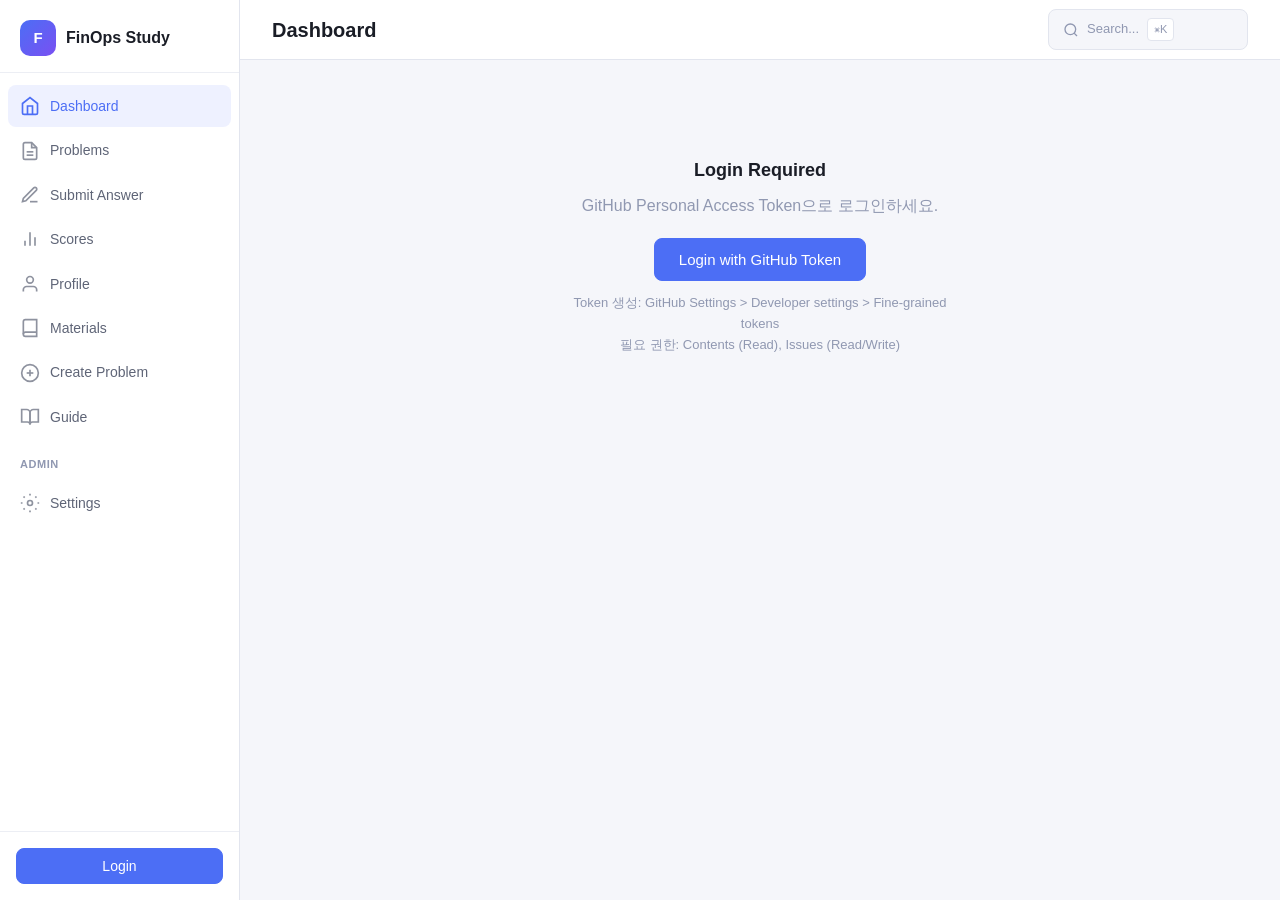
<file: platform/frontend/index.html>
<!DOCTYPE html>
<html lang="ko">
<head>
  <meta charset="UTF-8">
  <meta name="viewport" content="width=device-width, initial-scale=1.0">
  <title>FinOps Study</title>
  <link rel="stylesheet" href="css/style.css">
</head>
<body>
  <div class="layout">
    <!-- Sidebar -->
    <aside class="sidebar">
      <div class="sidebar-brand">
        <div class="brand-icon">F</div>
        <span class="brand-text">FinOps Study</span>
      </div>
      <nav class="sidebar-nav">
        <a href="index.html" class="sidebar-link active">
          <svg viewBox="0 0 24 24" fill="none" stroke="currentColor" stroke-width="2"><path d="M3 9l9-7 9 7v11a2 2 0 0 1-2 2H5a2 2 0 0 1-2-2z"/><polyline points="9 22 9 12 15 12 15 22"/></svg>
          Dashboard
        </a>
        <a href="problems.html" class="sidebar-link">
          <svg viewBox="0 0 24 24" fill="none" stroke="currentColor" stroke-width="2"><path d="M14 2H6a2 2 0 0 0-2 2v16a2 2 0 0 0 2 2h12a2 2 0 0 0 2-2V8z"/><polyline points="14 2 14 8 20 8"/><line x1="16" y1="13" x2="8" y2="13"/><line x1="16" y1="17" x2="8" y2="17"/></svg>
          Problems
        </a>
        <a href="submit.html" class="sidebar-link">
          <svg viewBox="0 0 24 24" fill="none" stroke="currentColor" stroke-width="2"><path d="M12 20h9"/><path d="M16.5 3.5a2.121 2.121 0 0 1 3 3L7 19l-4 1 1-4L16.5 3.5z"/></svg>
          Submit Answer
        </a>
        <a href="scores.html" class="sidebar-link">
          <svg viewBox="0 0 24 24" fill="none" stroke="currentColor" stroke-width="2"><path d="M18 20V10"/><path d="M12 20V4"/><path d="M6 20v-6"/></svg>
          Scores
        </a>
        <a href="profile.html" class="sidebar-link">
          <svg viewBox="0 0 24 24" fill="none" stroke="currentColor" stroke-width="2"><path d="M20 21v-2a4 4 0 0 0-4-4H8a4 4 0 0 0-4 4v2"/><circle cx="12" cy="7" r="4"/></svg>
          Profile
        </a>
        <a href="materials.html" class="sidebar-link">
          <svg viewBox="0 0 24 24" fill="none" stroke="currentColor" stroke-width="2"><path d="M4 19.5A2.5 2.5 0 0 1 6.5 17H20"/><path d="M6.5 2H20v20H6.5A2.5 2.5 0 0 1 4 19.5v-15A2.5 2.5 0 0 1 6.5 2z"/></svg>
          Materials
        </a>
        <a href="create-problem.html" class="sidebar-link">
          <svg viewBox="0 0 24 24" fill="none" stroke="currentColor" stroke-width="2"><circle cx="12" cy="12" r="10"/><line x1="12" y1="8" x2="12" y2="16"/><line x1="8" y1="12" x2="16" y2="12"/></svg>
          Create Problem
        </a>
        <a href="guide.html" class="sidebar-link">
          <svg viewBox="0 0 24 24" fill="none" stroke="currentColor" stroke-width="2"><path d="M2 3h6a4 4 0 0 1 4 4v14a3 3 0 0 0-3-3H2z"/><path d="M22 3h-6a4 4 0 0 0-4 4v14a3 3 0 0 1 3-3h7z"/></svg>
          Guide
        </a>
        <div class="sidebar-section-label">Admin</div>
        <a href="admin.html" class="sidebar-link">
          <svg viewBox="0 0 24 24" fill="none" stroke="currentColor" stroke-width="2"><circle cx="12" cy="12" r="3"/><path d="M12 1v2M12 21v2M4.22 4.22l1.42 1.42M18.36 18.36l1.42 1.42M1 12h2M21 12h2M4.22 19.78l1.42-1.42M18.36 5.64l1.42-1.42"/></svg>
          Settings
        </a>
      </nav>
      <div class="sidebar-footer" id="auth-area">
        <!-- Filled by JS -->
      </div>
    </aside>

    <!-- Main -->
    <div class="main">
      <header class="topbar">
        <div class="topbar-left">
          <h1>Dashboard</h1>
        </div>
        <div class="topbar-right">
          <div class="search-box">
            <svg width="16" height="16" viewBox="0 0 24 24" fill="none" stroke="currentColor" stroke-width="2"><circle cx="11" cy="11" r="8"/><line x1="21" y1="21" x2="16.65" y2="16.65"/></svg>
            Search...
            <kbd>&#8984;K</kbd>
          </div>
        </div>
      </header>

      <div class="content">
        <div id="dashboard-loading" class="loading">
          <div class="spinner"></div>
          <p>Loading...</p>
        </div>

        <!-- Login Required -->
        <div id="login-prompt" style="display:none;">
          <div class="empty-state">
            <h3>Login Required</h3>
            <p>GitHub Personal Access Token으로 로그인하세요.</p>
            <button onclick="showLoginModal()" class="btn btn-primary btn-lg" style="margin-top:20px;">Login with GitHub Token</button>
            <p style="margin-top:12px; font-size:13px;">
              Token 생성: GitHub Settings &gt; Developer settings &gt; Fine-grained tokens<br>
              필요 권한: Contents (Read), Issues (Read/Write)
            </p>
          </div>
        </div>

        <!-- Dashboard Content -->
        <div id="dashboard-content" style="display:none;">
          <!-- Season Selector -->
          <div class="season-selector" id="season-selector"></div>

          <div class="stats-row" id="stats-row"></div>

          <!-- Info Banner -->
          <div class="info-banner" id="season-banner">
            <svg width="20" height="20" viewBox="0 0 24 24" fill="none" stroke="currentColor" stroke-width="2"><circle cx="12" cy="12" r="10"/><line x1="12" y1="16" x2="12" y2="12"/><line x1="12" y1="8" x2="12.01" y2="8"/></svg>
            <div id="season-banner-text">매주 새로운 FinOps 주제를 함께 학습합니다. <strong>Problems</strong> 페이지에서 주차별 내용을 확인하세요.</div>
          </div>

          <!-- Tabs -->
          <div class="tabs" id="week-tabs">
            <div class="tab active" data-filter="active">
              <svg viewBox="0 0 24 24" fill="none" stroke="currentColor" stroke-width="2"><rect x="3" y="4" width="18" height="18" rx="2" ry="2"/><line x1="16" y1="2" x2="16" y2="6"/><line x1="8" y1="2" x2="8" y2="6"/></svg>
              Active Weeks <span class="tab-count" id="active-count"></span>
            </div>
            <div class="tab" data-filter="revealed">
              <svg viewBox="0 0 24 24" fill="none" stroke="currentColor" stroke-width="2"><polyline points="20 6 9 17 4 12"/></svg>
              Revealed <span class="tab-count" id="revealed-count"></span>
            </div>
          </div>

          <!-- Week Cards -->
          <div class="grid grid-3" id="weeks-grid"></div>
        </div>
      </div>
    </div>
  </div>

  <!-- Login Modal -->
  <div class="modal-overlay" id="login-modal">
    <div class="modal">
      <h2>GitHub Login</h2>
      <div class="form-group">
        <label for="token-input">Personal Access Token</label>
        <input type="password" id="token-input" placeholder="ghp_xxxxxxxxxxxx">
        <p class="form-hint">GitHub에서 발급한 토큰을 입력하세요.</p>
      </div>
      <p id="login-error" class="error" style="color:var(--red); font-size:13px;"></p>
      <div style="display:flex; gap:8px; justify-content:flex-end; margin-top:20px;">
        <button onclick="hideLoginModal()" class="btn">Cancel</button>
        <button onclick="handleLogin()" class="btn btn-primary">Login</button>
      </div>
    </div>
  </div>

  <script src="js/app.js"></script>
  <script>
    const GRADIENTS = ['grad-teal', 'grad-blue', 'grad-purple', 'grad-orange', 'grad-pink', 'grad-green'];

    const SEASON_FALLBACK = [
      { id: '1', label: '시즌 1', sublabel: 'AI Cloud FinOps — 시뮬레이션 문제 풀이', archived: true },
      { id: '2', label: '시즌 2', sublabel: '클라우드 다이어트하기 고도화', archived: false },
    ];
    let seasonsConfig = SEASON_FALLBACK;
    let currentSeason = '2';

    async function loadSeasonsConfig() {
      try {
        const group = await APP.getYAML('platform/config/group.yaml');
        if (group && Array.isArray(group.seasons) && group.seasons.length) {
          seasonsConfig = group.seasons.map(s => ({
            id: String(s.id),
            label: s.label || `시즌 ${s.id}`,
            sublabel: s.sublabel || '',
            archived: s.archived === true || s.archived === 'true',
          }));
        }
        if (group && group.current_season) currentSeason = String(group.current_season);
      } catch {}
      const urlSeason = new URLSearchParams(window.location.search).get('season');
      if (urlSeason) currentSeason = String(urlSeason);
      else {
        const stored = localStorage.getItem('finops:season');
        if (stored) currentSeason = String(stored);
      }
    }

    function buildSeasonSelector() {
      const el = document.getElementById('season-selector');
      if (!el) return;
      el.innerHTML = seasonsConfig.map(s => {
        const isActive = String(currentSeason) === s.id;
        const tag = s.archived
          ? '<span class="badge badge-archived">아카이브</span>'
          : '<span class="badge badge-current">진행 중</span>';
        return `
          <div class="season-chip ${isActive ? 'active' : ''} ${s.archived ? 'archived' : ''}"
               data-season="${s.id}" onclick="selectSeason('${s.id}')">
            <div class="season-chip-icon">S${s.id}</div>
            <div class="season-chip-text">
              <span class="season-chip-label">${escapeHtml(s.label)} ${tag}</span>
              <span class="season-chip-sub">${escapeHtml(s.sublabel || '')}</span>
            </div>
          </div>
        `;
      }).join('');
    }

    function selectSeason(seasonId) {
      if (String(currentSeason) === String(seasonId)) return;
      currentSeason = String(seasonId);
      try { localStorage.setItem('finops:season', currentSeason); } catch {}
      const url = new URL(window.location.href);
      url.searchParams.set('season', currentSeason);
      window.location.href = url.toString();
    }

    document.addEventListener('DOMContentLoaded', async () => {
      await APP.init();
      const loading = document.getElementById('dashboard-loading');

      if (!APP.isLoggedIn()) {
        loading.style.display = 'none';
        document.getElementById('login-prompt').style.display = 'block';
        return;
      }

      await loadSeasonsConfig();

      try {
        const seasonDir = `platform/config/weeks/season-${currentSeason}`;
        const weekFiles = await APP.listDir(seasonDir);
        const weeks = [];
        for (const f of (weekFiles || [])) {
          if (f.name && f.name.endsWith('.yaml')) {
            try { weeks.push(await APP.getYAML(`${seasonDir}/${f.name}`)); } catch {}
          }
        }
        weeks.sort((a, b) => (a.week || 0) - (b.week || 0));

        let memberCount = 0;
        try {
          const m = await APP.getFileContent('platform/config/members.yaml');
          memberCount = (m.match(/- username:/g) || []).length;
        } catch {}

        const today = new Date().toISOString().split('T')[0];
        const revealed = weeks.filter(w => w.reveal_date && w.reveal_date <= today);
        const active = weeks.filter(w => !w.reveal_date || w.reveal_date > today);

        // Update banner with season context
        const seasonMeta = seasonsConfig.find(s => s.id === currentSeason);
        const banner = document.getElementById('season-banner-text');
        if (banner && seasonMeta) {
          if (seasonMeta.archived) {
            banner.innerHTML = `<strong>${escapeHtml(seasonMeta.label)} — 아카이브</strong> · 이전 시즌의 자료를 열람할 수 있습니다. 현재 진행 중인 시즌으로 전환하려면 위 셀렉터를 이용하세요.`;
          } else {
            banner.innerHTML = `<strong>${escapeHtml(seasonMeta.label)}</strong> · ${escapeHtml(seasonMeta.sublabel)} — 매주 한 가지 핵심 기법을 자기 도구에 적용합니다.`;
          }
        }

        // Stats
        document.getElementById('stats-row').innerHTML = `
          <div class="stat-card"><div class="stat-value">${weeks.length}</div><div class="stat-label">Total Weeks</div></div>
          <div class="stat-card"><div class="stat-value">${memberCount}</div><div class="stat-label">Members</div></div>
          <div class="stat-card"><div class="stat-value">${active.length}</div><div class="stat-label">Active</div></div>
          <div class="stat-card"><div class="stat-value">${revealed.length}</div><div class="stat-label">Revealed</div></div>
        `;

        document.getElementById('active-count').textContent = `(${active.length})`;
        document.getElementById('revealed-count').textContent = `(${revealed.length})`;

        // Render cards
        renderWeekCards(weeks, today);

        // Tab switching
        document.querySelectorAll('#week-tabs .tab').forEach(tab => {
          tab.addEventListener('click', () => {
            document.querySelectorAll('#week-tabs .tab').forEach(t => t.classList.remove('active'));
            tab.classList.add('active');
            renderWeekCards(weeks, today, tab.dataset.filter);
          });
        });

        buildSeasonSelector();
        loading.style.display = 'none';
        document.getElementById('dashboard-content').style.display = 'block';
      } catch (e) {
        loading.innerHTML = `<div class="alert alert-error">${escapeHtml(e.message)}</div>`;
      }
    });

    function renderWeekCards(weeks, today, filter = 'active') {
      const grid = document.getElementById('weeks-grid');
      const filtered = weeks.filter(w => {
        const isRevealed = w.reveal_date && w.reveal_date <= today;
        return filter === 'revealed' ? isRevealed : !isRevealed;
      });

      if (!filtered.length) {
        grid.innerHTML = `<div class="empty-state" style="grid-column:1/-1;"><h3>No weeks</h3><p>${filter === 'revealed' ? '아직 공개된 주차가 없습니다.' : '새 주차가 곧 추가됩니다.'}</p></div>`;
        return;
      }

      grid.innerHTML = filtered.map((w, i) => {
        const grad = GRADIENTS[((w.week || i) - 1) % GRADIENTS.length];
        const isRevealed = w.reveal_date && w.reveal_date <= today;
        const badge = w.level || 'PJ';
        const titleText = w.title || w.description || `Week ${w.week}`;
        return `
          <a href="problems.html?week=${w.week}&season=${currentSeason}" class="card card-gradient" style="text-decoration:none; color:inherit;">
            <div class="card-cover ${grad}">
              <span class="cover-badge">${escapeHtml(badge)}</span>
              <div class="cover-label">Week ${w.week}</div>
              <div class="cover-title">${escapeHtml(titleText)}</div>
            </div>
            <div class="card-meta">
              ${w.deliverable ? `
                <span class="meta-item" style="font-size:12px;color:var(--text-muted);">
                  산출물: ${escapeHtml(w.deliverable)}
                </span>` : `
                <span class="meta-item">
                  <svg width="14" height="14" viewBox="0 0 24 24" fill="none" stroke="currentColor" stroke-width="2"><path d="M14 2H6a2 2 0 0 0-2 2v16a2 2 0 0 0 2 2h12a2 2 0 0 0 2-2V8z"/></svg>
                  ${w.num_problems || 0} problems
                </span>
              `}
              <span class="meta-item">
                <svg width="14" height="14" viewBox="0 0 24 24" fill="none" stroke="currentColor" stroke-width="2"><rect x="3" y="4" width="18" height="18" rx="2" ry="2"/><line x1="16" y1="2" x2="16" y2="6"/><line x1="8" y1="2" x2="8" y2="6"/></svg>
                ${w.reveal_date ? `Reveal: ${formatDate(w.reveal_date)}` : 'Date TBD'}
              </span>
            </div>
            <div class="card-actions">
              <span class="badge ${isRevealed ? 'badge-revealed' : 'badge-pending'}">${isRevealed ? 'Revealed' : 'Pending'}</span>
              <span class="arrow">&rarr;</span>
            </div>
          </a>
        `;
      }).join('');
    }
  </script>
</body>
</html>
</file>
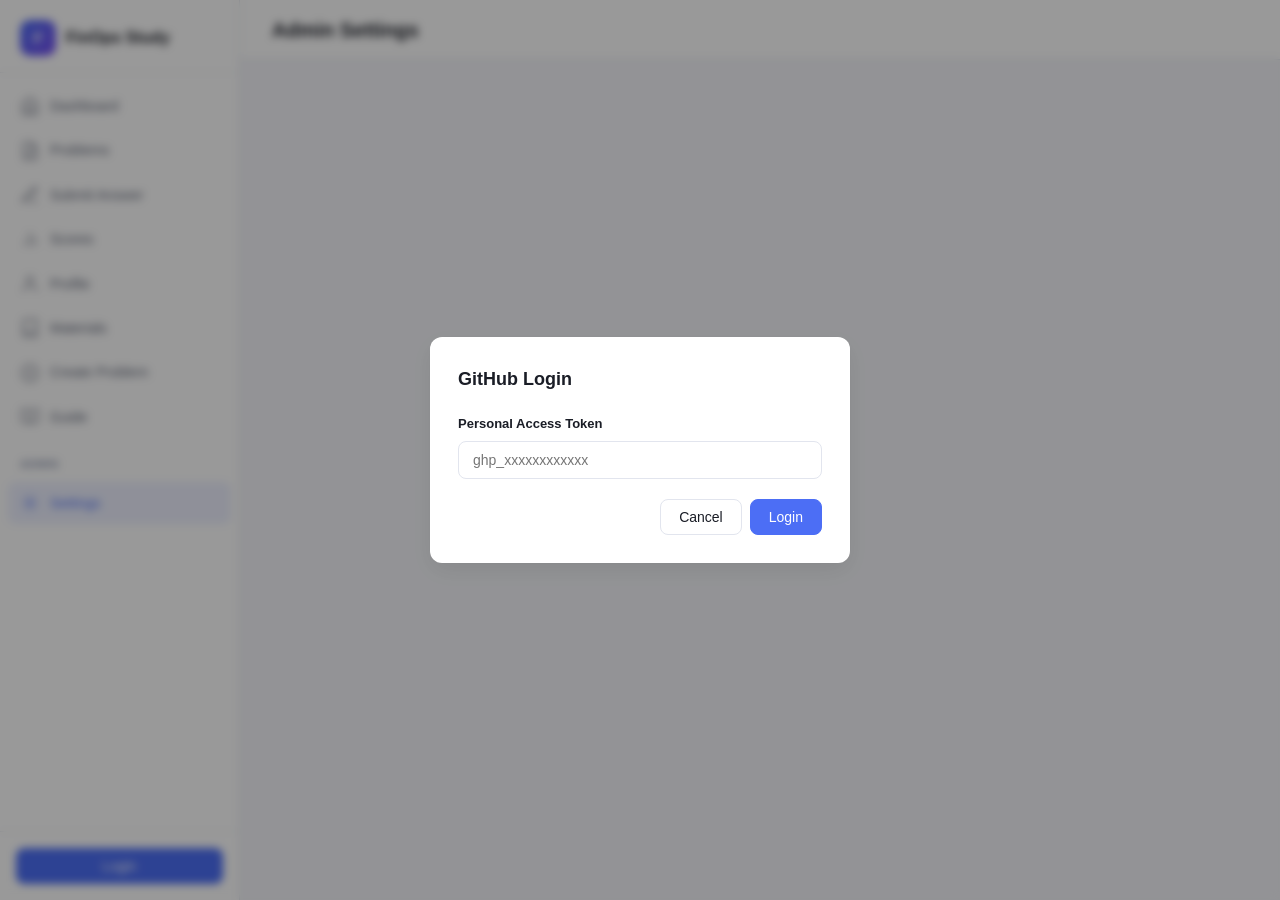
<file: platform/frontend/admin.html>
<!DOCTYPE html>
<html lang="ko">
<head>
  <meta charset="UTF-8">
  <meta name="viewport" content="width=device-width, initial-scale=1.0">
  <title>Admin - FinOps Study</title>
  <link rel="stylesheet" href="css/style.css">
</head>
<body>
  <div class="layout">
    <aside class="sidebar">
      <div class="sidebar-brand">
        <div class="brand-icon">F</div>
        <span class="brand-text">FinOps Study</span>
      </div>
      <nav class="sidebar-nav">
        <a href="index.html" class="sidebar-link">
          <svg viewBox="0 0 24 24" fill="none" stroke="currentColor" stroke-width="2"><path d="M3 9l9-7 9 7v11a2 2 0 0 1-2 2H5a2 2 0 0 1-2-2z"/><polyline points="9 22 9 12 15 12 15 22"/></svg>
          Dashboard
        </a>
        <a href="problems.html" class="sidebar-link">
          <svg viewBox="0 0 24 24" fill="none" stroke="currentColor" stroke-width="2"><path d="M14 2H6a2 2 0 0 0-2 2v16a2 2 0 0 0 2 2h12a2 2 0 0 0 2-2V8z"/><polyline points="14 2 14 8 20 8"/><line x1="16" y1="13" x2="8" y2="13"/><line x1="16" y1="17" x2="8" y2="17"/></svg>
          Problems
        </a>
        <a href="submit.html" class="sidebar-link">
          <svg viewBox="0 0 24 24" fill="none" stroke="currentColor" stroke-width="2"><path d="M12 20h9"/><path d="M16.5 3.5a2.121 2.121 0 0 1 3 3L7 19l-4 1 1-4L16.5 3.5z"/></svg>
          Submit Answer
        </a>
        <a href="scores.html" class="sidebar-link">
          <svg viewBox="0 0 24 24" fill="none" stroke="currentColor" stroke-width="2"><path d="M18 20V10"/><path d="M12 20V4"/><path d="M6 20v-6"/></svg>
          Scores
        </a>
        <a href="profile.html" class="sidebar-link">
          <svg viewBox="0 0 24 24" fill="none" stroke="currentColor" stroke-width="2"><path d="M20 21v-2a4 4 0 0 0-4-4H8a4 4 0 0 0-4 4v2"/><circle cx="12" cy="7" r="4"/></svg>
          Profile
        </a>
        <a href="materials.html" class="sidebar-link">
          <svg viewBox="0 0 24 24" fill="none" stroke="currentColor" stroke-width="2"><path d="M4 19.5A2.5 2.5 0 0 1 6.5 17H20"/><path d="M6.5 2H20v20H6.5A2.5 2.5 0 0 1 4 19.5v-15A2.5 2.5 0 0 1 6.5 2z"/></svg>
          Materials
        </a>
        <a href="create-problem.html" class="sidebar-link">
          <svg viewBox="0 0 24 24" fill="none" stroke="currentColor" stroke-width="2"><circle cx="12" cy="12" r="10"/><line x1="12" y1="8" x2="12" y2="16"/><line x1="8" y1="12" x2="16" y2="12"/></svg>
          Create Problem
        </a>
        <a href="guide.html" class="sidebar-link">
          <svg viewBox="0 0 24 24" fill="none" stroke="currentColor" stroke-width="2"><path d="M2 3h6a4 4 0 0 1 4 4v14a3 3 0 0 0-3-3H2z"/><path d="M22 3h-6a4 4 0 0 0-4 4v14a3 3 0 0 1 3-3h7z"/></svg>
          Guide
        </a>
        <div class="sidebar-section-label">Admin</div>
        <a href="admin.html" class="sidebar-link active">
          <svg viewBox="0 0 24 24" fill="none" stroke="currentColor" stroke-width="2"><circle cx="12" cy="12" r="3"/><path d="M12 1v2M12 21v2M4.22 4.22l1.42 1.42M18.36 18.36l1.42 1.42M1 12h2M21 12h2M4.22 19.78l1.42-1.42M18.36 5.64l1.42-1.42"/></svg>
          Settings
        </a>
      </nav>
      <div class="sidebar-footer" id="auth-area"></div>
    </aside>

    <div class="main">
      <header class="topbar">
        <div class="topbar-left"><h1>Admin Settings</h1></div>
        <div class="topbar-right"></div>
      </header>

      <div class="content">
        <div id="admin-denied" class="alert alert-warning" style="display:none;">
          관리자 권한이 필요합니다.
        </div>

        <div id="admin-content" style="display:none;">
          <!-- Generate Week -->
          <div class="card" style="margin-bottom:20px;">
            <div class="card-header-bar">
              <span style="font-weight:600;">Generate Weekly Problems</span>
              <span class="badge badge-admin">Admin Only</span>
            </div>
            <div class="card-body-lg">
              <div class="form-grid">
                <div class="form-group">
                  <label for="gen-week">Week Number</label>
                  <input type="number" id="gen-week" min="1" value="1">
                </div>
                <div class="form-group">
                  <label for="gen-level">Level</label>
                  <select id="gen-level">
                    <option value="L1">L1 - Beginner</option>
                    <option value="L2">L2 - Intermediate</option>
                    <option value="L3">L3 - Advanced</option>
                  </select>
                </div>
                <div class="form-group">
                  <label for="gen-num">Problems per Member</label>
                  <input type="number" id="gen-num" min="1" max="10" value="3">
                </div>
                <div class="form-group">
                  <label for="gen-category">Category</label>
                  <select id="gen-category">
                    <option value="">All categories</option>
                    <option value="unused">unused</option>
                    <option value="overprovisioning">overprovisioning</option>
                    <option value="rate">rate</option>
                    <option value="anomaly">anomaly</option>
                    <option value="tagging">tagging</option>
                    <option value="network">network</option>
                    <option value="architecture">architecture</option>
                    <option value="data">data</option>
                  </select>
                </div>
                <div class="form-group">
                  <label for="gen-reveal">Reveal Date</label>
                  <input type="date" id="gen-reveal">
                </div>
              </div>

              <div id="gen-result" style="display:none;" class="alert"></div>
              <button onclick="triggerGenerate()" class="btn btn-primary" id="gen-btn">
                <svg width="16" height="16" viewBox="0 0 24 24" fill="none" stroke="currentColor" stroke-width="2"><polygon points="5 3 19 12 5 21 5 3"/></svg>
                Generate
              </button>
            </div>
          </div>

          <div class="grid grid-2">
            <!-- Members -->
            <div class="card">
              <div class="card-header-bar"><span style="font-weight:600;">Members</span></div>
              <div class="card-body" id="members-list">
                <div class="loading"><div class="spinner"></div></div>
              </div>
            </div>

            <!-- Submission Status -->
            <div class="card">
              <div class="card-header-bar"><span style="font-weight:600;">Submission Status</span></div>
              <div class="card-body" id="submissions-status">
                <div class="loading"><div class="spinner"></div></div>
              </div>
            </div>
          </div>

          <!-- Manual Actions -->
          <div class="card" style="margin-top:20px;">
            <div class="card-header-bar"><span style="font-weight:600;">Manual Actions</span></div>
            <div class="card-body">
              <div class="quick-actions">
                <button onclick="triggerReveal()" class="btn">
                  <svg width="16" height="16" viewBox="0 0 24 24" fill="none" stroke="currentColor" stroke-width="2"><path d="M1 12s4-8 11-8 11 8 11 8-4 8-11 8-11-8-11-8z"/><circle cx="12" cy="12" r="3"/></svg>
                  Force Reveal Answers
                </button>
                <button onclick="triggerScore()" class="btn">
                  <svg width="16" height="16" viewBox="0 0 24 24" fill="none" stroke="currentColor" stroke-width="2"><polyline points="22 12 18 12 15 21 9 3 6 12 2 12"/></svg>
                  Force Score Week
                </button>
              </div>
              <div id="action-result" class="alert" style="display:none; margin-top:16px;"></div>
            </div>
          </div>
        </div>
      </div>
    </div>
  </div>

  <!-- Login Modal -->
  <div class="modal-overlay" id="login-modal">
    <div class="modal">
      <h2>GitHub Login</h2>
      <div class="form-group">
        <label for="token-input">Personal Access Token</label>
        <input type="password" id="token-input" placeholder="ghp_xxxxxxxxxxxx">
      </div>
      <p id="login-error" class="error" style="color:var(--red);font-size:13px;"></p>
      <div style="display:flex; gap:8px; justify-content:flex-end; margin-top:20px;">
        <button onclick="hideLoginModal()" class="btn">Cancel</button>
        <button onclick="handleLogin()" class="btn btn-primary">Login</button>
      </div>
    </div>
  </div>

  <script src="js/app.js"></script>
  <script src="js/admin.js"></script>
</body>
</html>
</file>
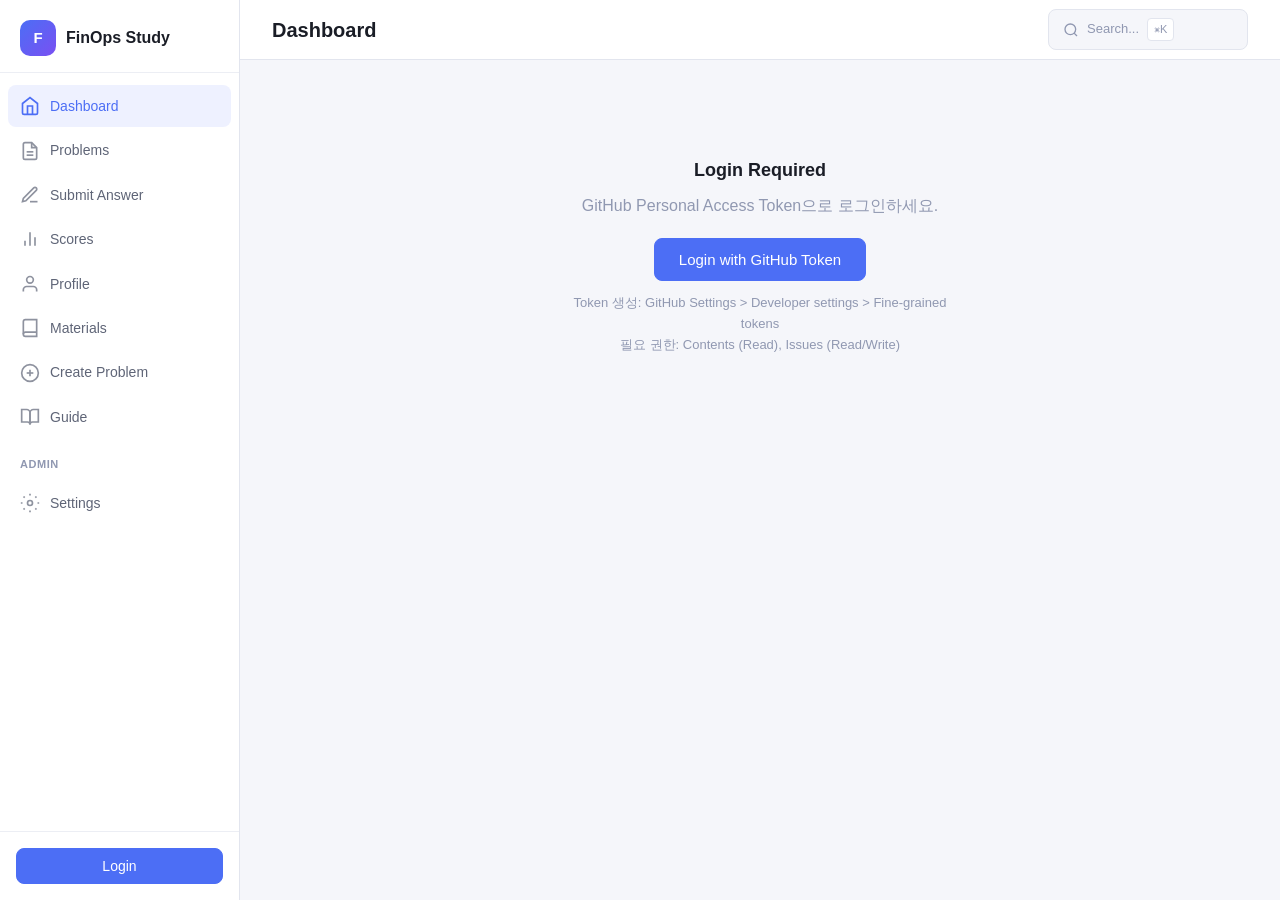
<file: platform/frontend/community-problems.html>
<!DOCTYPE html>
<html lang="ko">
<head>
  <meta charset="UTF-8">
  <meta name="viewport" content="width=device-width, initial-scale=1.0">
  <title>Community Problems - FinOps Study</title>
  <link rel="stylesheet" href="css/style.css">
</head>
<body>
  <div class="layout">
    <aside class="sidebar">
      <div class="sidebar-brand">
        <div class="brand-icon">F</div>
        <span class="brand-text">FinOps Study</span>
      </div>
      <nav class="sidebar-nav">
        <a href="index.html" class="sidebar-link">
          <svg viewBox="0 0 24 24" fill="none" stroke="currentColor" stroke-width="2"><path d="M3 9l9-7 9 7v11a2 2 0 0 1-2 2H5a2 2 0 0 1-2-2z"/><polyline points="9 22 9 12 15 12 15 22"/></svg>
          Dashboard
        </a>
        <a href="problems.html" class="sidebar-link">
          <svg viewBox="0 0 24 24" fill="none" stroke="currentColor" stroke-width="2"><path d="M14 2H6a2 2 0 0 0-2 2v16a2 2 0 0 0 2 2h12a2 2 0 0 0 2-2V8z"/><polyline points="14 2 14 8 20 8"/><line x1="16" y1="13" x2="8" y2="13"/><line x1="16" y1="17" x2="8" y2="17"/></svg>
          Problems
        </a>
        <a href="submit.html" class="sidebar-link">
          <svg viewBox="0 0 24 24" fill="none" stroke="currentColor" stroke-width="2"><path d="M12 20h9"/><path d="M16.5 3.5a2.121 2.121 0 0 1 3 3L7 19l-4 1 1-4L16.5 3.5z"/></svg>
          Submit Answer
        </a>
        <a href="scores.html" class="sidebar-link">
          <svg viewBox="0 0 24 24" fill="none" stroke="currentColor" stroke-width="2"><path d="M18 20V10"/><path d="M12 20V4"/><path d="M6 20v-6"/></svg>
          Scores
        </a>
        <a href="profile.html" class="sidebar-link">
          <svg viewBox="0 0 24 24" fill="none" stroke="currentColor" stroke-width="2"><path d="M20 21v-2a4 4 0 0 0-4-4H8a4 4 0 0 0-4 4v2"/><circle cx="12" cy="7" r="4"/></svg>
          Profile
        </a>
        <a href="materials.html" class="sidebar-link">
          <svg viewBox="0 0 24 24" fill="none" stroke="currentColor" stroke-width="2"><path d="M4 19.5A2.5 2.5 0 0 1 6.5 17H20"/><path d="M6.5 2H20v20H6.5A2.5 2.5 0 0 1 4 19.5v-15A2.5 2.5 0 0 1 6.5 2z"/></svg>
          Materials
        </a>
        <a href="create-problem.html" class="sidebar-link active">
          <svg viewBox="0 0 24 24" fill="none" stroke="currentColor" stroke-width="2"><circle cx="12" cy="12" r="10"/><line x1="12" y1="8" x2="12" y2="16"/><line x1="8" y1="12" x2="16" y2="12"/></svg>
          Create Problem
        </a>
        <a href="guide.html" class="sidebar-link">
          <svg viewBox="0 0 24 24" fill="none" stroke="currentColor" stroke-width="2"><path d="M2 3h6a4 4 0 0 1 4 4v14a3 3 0 0 0-3-3H2z"/><path d="M22 3h-6a4 4 0 0 0-4 4v14a3 3 0 0 1 3-3h7z"/></svg>
          Guide
        </a>
        <div class="sidebar-section-label">Admin</div>
        <a href="admin.html" class="sidebar-link">
          <svg viewBox="0 0 24 24" fill="none" stroke="currentColor" stroke-width="2"><circle cx="12" cy="12" r="3"/><path d="M12 1v2M12 21v2M4.22 4.22l1.42 1.42M18.36 18.36l1.42 1.42M1 12h2M21 12h2M4.22 19.78l1.42-1.42M18.36 5.64l1.42-1.42"/></svg>
          Settings
        </a>
      </nav>
      <div class="sidebar-footer" id="auth-area"></div>
    </aside>

    <div class="main">
      <header class="topbar">
        <div class="topbar-left">
          <h1>Community Problems</h1>
        </div>
        <div class="topbar-right">
          <a href="create-problem.html" class="btn btn-primary btn-sm">
            <svg width="16" height="16" viewBox="0 0 24 24" fill="none" stroke="currentColor" stroke-width="2"><line x1="12" y1="5" x2="12" y2="19"/><line x1="5" y1="12" x2="19" y2="12"/></svg>
            Create Problem
          </a>
        </div>
      </header>

      <div class="content">
        <div id="cp-loading" class="loading">
          <div class="spinner"></div>
          <p>Loading community problems...</p>
        </div>

        <div id="cp-content" style="display:none;">
          <div class="tabs" id="cp-filter-tabs" style="margin-bottom:20px;"></div>
          <div id="cp-list"></div>
          <div id="cp-empty" class="empty-state" style="display:none;">
            <h3>No community problems yet</h3>
            <p>Be the first to create a problem for your team!</p>
            <a href="create-problem.html" class="btn btn-primary" style="margin-top:16px;">Create Problem</a>
          </div>
        </div>
      </div>
    </div>
  </div>

  <!-- Problem Viewer Modal -->
  <div class="modal-overlay" id="problem-modal">
    <div class="modal" style="max-width:900px;max-height:85vh;display:flex;flex-direction:column;">
      <div style="display:flex;justify-content:space-between;align-items:center;margin-bottom:16px;">
        <h2 id="pm-title" style="margin:0;"></h2>
        <button onclick="document.getElementById('problem-modal').classList.remove('active')" class="btn btn-ghost btn-sm" style="padding:4px;">
          <svg width="20" height="20" viewBox="0 0 24 24" fill="none" stroke="currentColor" stroke-width="2"><line x1="18" y1="6" x2="6" y2="18"/><line x1="6" y1="6" x2="18" y2="18"/></svg>
        </button>
      </div>
      <div id="pm-content" style="overflow-y:auto;flex:1;"></div>
    </div>
  </div>

  <script src="js/app.js"></script>
  <script>
    let allProblems = [];
    let currentFilter = 'all';

    document.addEventListener('DOMContentLoaded', async () => {
      await APP.init();
      if (!APP.isLoggedIn()) { window.location.href = 'index.html'; return; }

      try {
        allProblems = await APP.getJSON('weeks/_community_index.json');
      } catch {
        allProblems = [];
      }

      buildTabs();
      renderList();

      document.getElementById('cp-loading').style.display = 'none';
      document.getElementById('cp-content').style.display = 'block';
    });

    function buildTabs() {
      const levels = [...new Set(allProblems.map(p => p.level))].sort();
      let html = `<div class="tab active" onclick="filterList('all', this)">All (${allProblems.length})</div>`;
      for (const l of levels) {
        const count = allProblems.filter(p => p.level === l).length;
        html += `<div class="tab" onclick="filterList('${l}', this)">${l} (${count})</div>`;
      }
      document.getElementById('cp-filter-tabs').innerHTML = html;
    }

    function filterList(filter, el) {
      currentFilter = filter;
      document.querySelectorAll('#cp-filter-tabs .tab').forEach(t => t.classList.remove('active'));
      if (el) el.classList.add('active');
      renderList();
    }

    function renderList() {
      const filtered = currentFilter === 'all' ? allProblems : allProblems.filter(p => p.level === currentFilter);
      const listEl = document.getElementById('cp-list');
      const emptyEl = document.getElementById('cp-empty');

      if (!filtered.length) { listEl.innerHTML = ''; emptyEl.style.display = 'block'; return; }
      emptyEl.style.display = 'none';

      const sorted = [...filtered].sort((a, b) => (b.date || '').localeCompare(a.date || ''));

      listEl.innerHTML = sorted.map(p => {
        const dateStr = p.date ? new Date(p.date).toLocaleDateString('ko-KR') : '';
        const services = (p.services || []).join(', ');
        return `
          <div class="card" style="margin-bottom:12px;cursor:pointer;" onclick="viewProblem('${p.id}', '${p.week}')">
            <div class="card-body" style="display:flex;gap:16px;align-items:center;">
              <div style="flex:1;">
                <div style="display:flex;align-items:center;gap:8px;margin-bottom:4px;flex-wrap:wrap;">
                  <span style="font-weight:700;font-size:16px;">${escapeHtml(p.title)}</span>
                  <span class="badge badge-${p.level}">${p.level}</span>
                  <span class="badge" style="background:var(--bg);color:var(--text-secondary);">${p.category}</span>
                  ${p.revealed ? '<span class="badge badge-revealed">Answer Revealed</span>' : '<span class="badge badge-pending">Answer Hidden</span>'}
                </div>
                <div style="font-size:13px;color:var(--text-secondary);">
                  ${services ? `<span>${escapeHtml(services)}</span> · ` : ''}
                  <span>$${p.monthly_waste_usd}/mo</span> ·
                  <span>by @${escapeHtml(p.author)}</span> ·
                  <span>${dateStr}</span>
                </div>
              </div>
              <span style="color:var(--text-muted);">&rarr;</span>
            </div>
          </div>
        `;
      }).join('');
    }

    async function viewProblem(id, week) {
      const weekStr = `week-${String(parseInt(week)).padStart(2, '0')}`;
      const basePath = `weeks/${weekStr}/community/${id}`;
      const username = APP.getUsername();

      try {
        const [readme, terraform, meta] = await Promise.allSettled([
          APP.getFileContent(`${basePath}/README.md`),
          APP.getFileContent(`${basePath}/main.tf`),
          APP.getJSON(`${basePath}/meta.json`),
        ]);

        let html = '';

        // Meta info
        if (meta.status === 'fulfilled') {
          const m = meta.value;
          html += `
            <div style="display:flex;gap:8px;flex-wrap:wrap;margin-bottom:16px;">
              <span class="badge badge-${m.level}">${m.level}</span>
              <span class="badge" style="background:var(--bg);color:var(--text-secondary);">${m.category}</span>
              <span style="font-size:13px;color:var(--text-muted);">by @${escapeHtml(m.author)} · Week ${m.week} · $${m.monthly_waste_usd}/mo</span>
            </div>
          `;
          document.getElementById('pm-title').textContent = m.title;

          const isOwnerOrAdmin = m.author === username || APP.isAdmin();
          const isRevealed = !!m.revealed;

          // Show answer: if revealed (everyone) or if owner/admin (always)
          if (m.answer && (isRevealed || isOwnerOrAdmin)) {
            const answerLabel = isRevealed ? 'Answer (Public)' : 'Answer (you are the author)';
            const answerBg = isRevealed ? 'var(--green-light)' : 'var(--orange-light)';
            const answerBorder = isRevealed ? '#96f2d7' : '#ffe8a3';
            const answerColor = isRevealed ? '#087f5b' : 'var(--orange)';

            html += `
              <div style="margin-top:20px;padding:16px;background:${answerBg};border:1px solid ${answerBorder};border-radius:var(--radius-sm);">
                <div style="font-weight:700;margin-bottom:8px;color:${answerColor};">${answerLabel}</div>
                <p><strong>Problem:</strong> ${escapeHtml(m.answer.problem_summary || '')}</p>
                <p><strong>Root Cause:</strong> ${escapeHtml(m.answer.root_cause || '')}</p>
                <p><strong>Recommendation:</strong> ${escapeHtml(m.answer.recommendation || '')}</p>
                <p><strong>Severity:</strong> ${m.answer.severity} · <strong>Resources:</strong> ${(m.answer.problem_resources || []).join(', ')}</p>
              </div>
            `;
          } else if (!isRevealed && !isOwnerOrAdmin) {
            html += `
              <div style="margin-top:20px;padding:16px;background:var(--bg);border:1px solid var(--border);border-radius:var(--radius-sm);text-align:center;color:var(--text-muted);">
                <svg width="24" height="24" viewBox="0 0 24 24" fill="none" stroke="currentColor" stroke-width="2" style="margin-bottom:8px;"><rect x="3" y="11" width="18" height="11" rx="2" ry="2"/><path d="M7 11V7a5 5 0 0 1 10 0v4"/></svg>
                <p style="font-weight:600;">Answer is hidden</p>
                <p style="font-size:13px;">출제자가 정답을 공개하면 볼 수 있습니다.</p>
              </div>
            `;
          }

          // Reveal/Hide toggle button (owner or admin only)
          if (isOwnerOrAdmin) {
            const btnLabel = isRevealed ? 'Hide Answer' : 'Reveal Answer';
            const btnClass = isRevealed ? 'btn' : 'btn btn-green';
            const btnIcon = isRevealed
              ? '<svg width="16" height="16" viewBox="0 0 24 24" fill="none" stroke="currentColor" stroke-width="2"><rect x="3" y="11" width="18" height="11" rx="2" ry="2"/><path d="M7 11V7a5 5 0 0 1 10 0v4"/></svg>'
              : '<svg width="16" height="16" viewBox="0 0 24 24" fill="none" stroke="currentColor" stroke-width="2"><path d="M1 12s4-8 11-8 11 8 11 8-4 8-11 8-11-8-11-8z"/><circle cx="12" cy="12" r="3"/></svg>';
            html += `
              <div style="margin-top:16px;text-align:right;">
                <button onclick="toggleReveal('${id}', '${week}', ${!isRevealed})" class="${btnClass} btn-sm" id="reveal-btn">
                  ${btnIcon} ${btnLabel}
                </button>
              </div>
            `;
          }
        }

        // README
        if (readme.status === 'fulfilled') {
          html += `<div style="margin-top:20px;line-height:1.8;">${markdownToHtml(readme.value)}</div>`;
        }

        // Terraform
        if (terraform.status === 'fulfilled') {
          html += `
            <div style="margin-top:20px;">
              <div style="font-weight:600;margin-bottom:8px;">main.tf</div>
              <pre style="max-height:400px;overflow:auto;"><code>${escapeHtml(terraform.value)}</code></pre>
            </div>
          `;
        }

        document.getElementById('pm-content').innerHTML = html;
        document.getElementById('problem-modal').classList.add('active');
      } catch (e) {
        alert('Failed to load problem: ' + e.message);
      }
    }

    async function toggleReveal(id, week, reveal) {
      const btn = document.getElementById('reveal-btn');
      btn.disabled = true;
      btn.innerHTML = '<div class="spinner" style="width:14px;height:14px;margin:0;border-width:2px;"></div>';

      try {
        const weekStr = `week-${String(parseInt(week)).padStart(2, '0')}`;
        const metaPath = `weeks/${weekStr}/community/${id}/meta.json`;

        if (!APP.LOCAL) {
          // 1. Update meta.json
          const existing = await APP.api(`/repos/${APP.OWNER}/${APP.REPO}/contents/${metaPath}`);
          const meta = JSON.parse(decodeURIComponent(escape(atob(existing.content))));
          meta.revealed = reveal;

          await APP.api(`/repos/${APP.OWNER}/${APP.REPO}/contents/${metaPath}`, {
            method: 'PUT',
            headers: { 'Content-Type': 'application/json' },
            body: JSON.stringify({
              message: `[community] ${reveal ? 'Reveal' : 'Hide'} answer for "${meta.title}"`,
              content: btoa(unescape(encodeURIComponent(JSON.stringify(meta, null, 2)))),
              sha: existing.sha,
            }),
          });

          // 2. Update community index
          const idxResp = await APP.api(`/repos/${APP.OWNER}/${APP.REPO}/contents/weeks/_community_index.json`);
          const index = JSON.parse(decodeURIComponent(escape(atob(idxResp.content))));
          const entry = index.find(p => p.id === id);
          if (entry) entry.revealed = reveal;

          await APP.api(`/repos/${APP.OWNER}/${APP.REPO}/contents/weeks/_community_index.json`, {
            method: 'PUT',
            headers: { 'Content-Type': 'application/json' },
            body: JSON.stringify({
              message: `[community] Update index: ${reveal ? 'reveal' : 'hide'} "${meta.title}"`,
              content: btoa(unescape(encodeURIComponent(JSON.stringify(index, null, 2)))),
              sha: idxResp.sha,
            }),
          });

          // Update local state
          const local = allProblems.find(p => p.id === id);
          if (local) local.revealed = reveal;
        }

        // Refresh view
        document.getElementById('problem-modal').classList.remove('active');
        renderList();
        alert(reveal ? 'Answer revealed!' : 'Answer hidden.');

      } catch (e) {
        alert('Failed: ' + e.message);
        btn.disabled = false;
        btn.textContent = reveal ? 'Reveal Answer' : 'Hide Answer';
      }
    }

    function markdownToHtml(md) {
      return md
        .replace(/^### (.+)$/gm, '<h4 style="margin:16px 0 8px;font-size:15px;">$1</h4>')
        .replace(/^## (.+)$/gm, '<h3 style="margin:20px 0 10px;font-size:17px;">$1</h3>')
        .replace(/^# (.+)$/gm, '<h2 style="margin:24px 0 12px;font-size:20px;">$1</h2>')
        .replace(/\*\*(.+?)\*\*/g, '<strong>$1</strong>')
        .replace(/`(.+?)`/g, '<code>$1</code>')
        .replace(/^- (.+)$/gm, '<li style="margin-left:20px;margin-bottom:4px;">$1</li>')
        .replace(/\n\n/g, '<br><br>')
        .replace(/\n/g, '<br>');
    }
  </script>
</body>
</html>
</file>
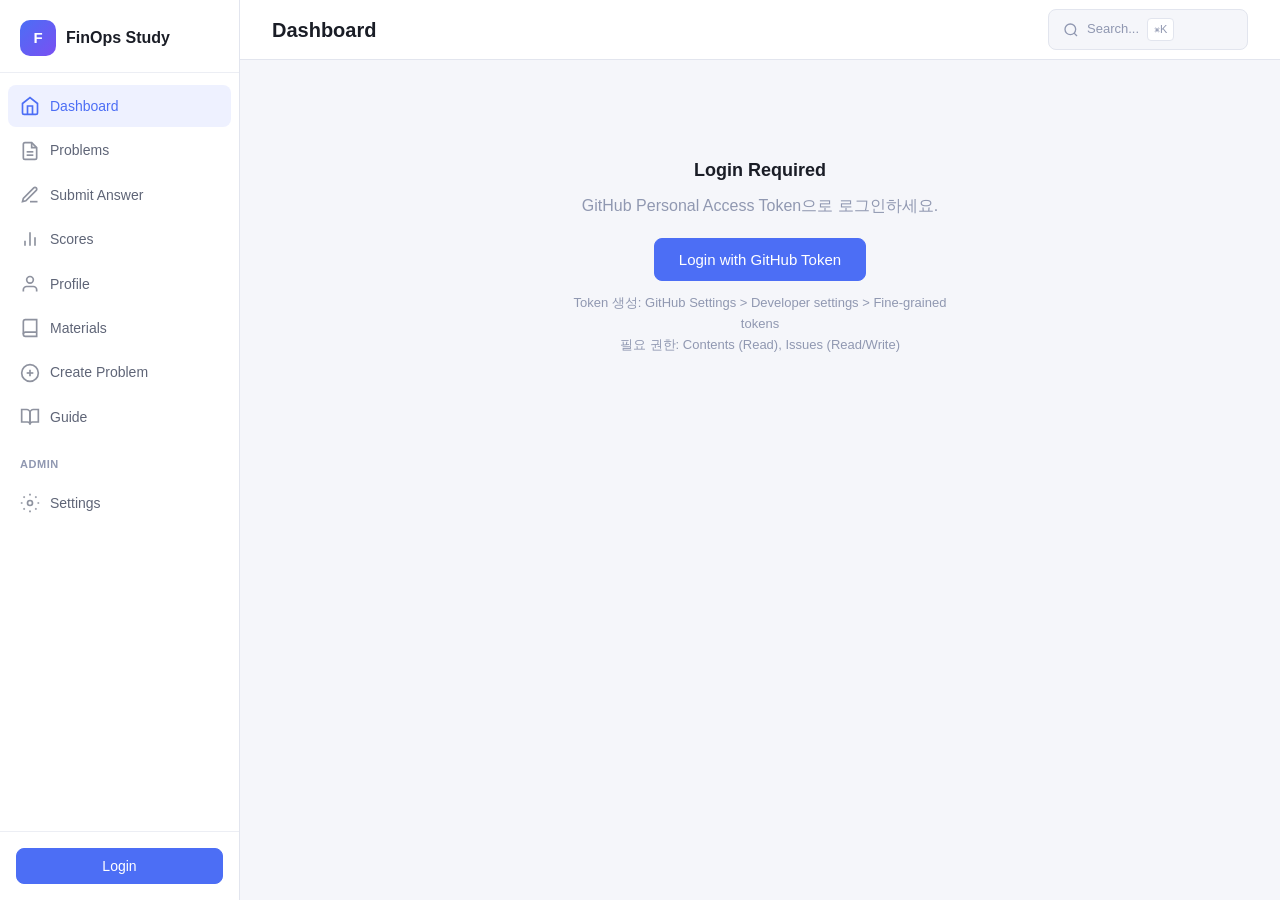
<file: platform/frontend/create-problem.html>
<!DOCTYPE html>
<html lang="ko">
<head>
  <meta charset="UTF-8">
  <meta name="viewport" content="width=device-width, initial-scale=1.0">
  <title>Create Problem - FinOps Study</title>
  <link rel="stylesheet" href="css/style.css">
</head>
<body>
  <div class="layout">
    <aside class="sidebar">
      <div class="sidebar-brand">
        <div class="brand-icon">F</div>
        <span class="brand-text">FinOps Study</span>
      </div>
      <nav class="sidebar-nav">
        <a href="index.html" class="sidebar-link">
          <svg viewBox="0 0 24 24" fill="none" stroke="currentColor" stroke-width="2"><path d="M3 9l9-7 9 7v11a2 2 0 0 1-2 2H5a2 2 0 0 1-2-2z"/><polyline points="9 22 9 12 15 12 15 22"/></svg>
          Dashboard
        </a>
        <a href="problems.html" class="sidebar-link">
          <svg viewBox="0 0 24 24" fill="none" stroke="currentColor" stroke-width="2"><path d="M14 2H6a2 2 0 0 0-2 2v16a2 2 0 0 0 2 2h12a2 2 0 0 0 2-2V8z"/><polyline points="14 2 14 8 20 8"/><line x1="16" y1="13" x2="8" y2="13"/><line x1="16" y1="17" x2="8" y2="17"/></svg>
          Problems
        </a>
        <a href="submit.html" class="sidebar-link">
          <svg viewBox="0 0 24 24" fill="none" stroke="currentColor" stroke-width="2"><path d="M12 20h9"/><path d="M16.5 3.5a2.121 2.121 0 0 1 3 3L7 19l-4 1 1-4L16.5 3.5z"/></svg>
          Submit Answer
        </a>
        <a href="scores.html" class="sidebar-link">
          <svg viewBox="0 0 24 24" fill="none" stroke="currentColor" stroke-width="2"><path d="M18 20V10"/><path d="M12 20V4"/><path d="M6 20v-6"/></svg>
          Scores
        </a>
        <a href="profile.html" class="sidebar-link">
          <svg viewBox="0 0 24 24" fill="none" stroke="currentColor" stroke-width="2"><path d="M20 21v-2a4 4 0 0 0-4-4H8a4 4 0 0 0-4 4v2"/><circle cx="12" cy="7" r="4"/></svg>
          Profile
        </a>
        <a href="materials.html" class="sidebar-link">
          <svg viewBox="0 0 24 24" fill="none" stroke="currentColor" stroke-width="2"><path d="M4 19.5A2.5 2.5 0 0 1 6.5 17H20"/><path d="M6.5 2H20v20H6.5A2.5 2.5 0 0 1 4 19.5v-15A2.5 2.5 0 0 1 6.5 2z"/></svg>
          Materials
        </a>
        <a href="create-problem.html" class="sidebar-link active">
          <svg viewBox="0 0 24 24" fill="none" stroke="currentColor" stroke-width="2"><circle cx="12" cy="12" r="10"/><line x1="12" y1="8" x2="12" y2="16"/><line x1="8" y1="12" x2="16" y2="12"/></svg>
          Create Problem
        </a>
        <a href="guide.html" class="sidebar-link">
          <svg viewBox="0 0 24 24" fill="none" stroke="currentColor" stroke-width="2"><path d="M2 3h6a4 4 0 0 1 4 4v14a3 3 0 0 0-3-3H2z"/><path d="M22 3h-6a4 4 0 0 0-4 4v14a3 3 0 0 1 3-3h7z"/></svg>
          Guide
        </a>
        <div class="sidebar-section-label">Admin</div>
        <a href="admin.html" class="sidebar-link">
          <svg viewBox="0 0 24 24" fill="none" stroke="currentColor" stroke-width="2"><circle cx="12" cy="12" r="3"/><path d="M12 1v2M12 21v2M4.22 4.22l1.42 1.42M18.36 18.36l1.42 1.42M1 12h2M21 12h2M4.22 19.78l1.42-1.42M18.36 5.64l1.42-1.42"/></svg>
          Settings
        </a>
      </nav>
      <div class="sidebar-footer" id="auth-area"></div>
    </aside>

    <div class="main">
      <header class="topbar">
        <div class="topbar-left">
          <h1>Create Problem</h1>
        </div>
        <div class="topbar-right">
          <a href="community-problems.html" class="btn btn-sm">
            <svg width="16" height="16" viewBox="0 0 24 24" fill="none" stroke="currentColor" stroke-width="2"><rect x="3" y="3" width="7" height="7"/><rect x="14" y="3" width="7" height="7"/><rect x="3" y="14" width="7" height="7"/><rect x="14" y="14" width="7" height="7"/></svg>
            Community Problems
          </a>
        </div>
      </header>

      <div class="content" style="max-width:900px;">
        <div class="info-banner">
          <svg width="20" height="20" viewBox="0 0 24 24" fill="none" stroke="currentColor" stroke-width="2"><circle cx="12" cy="12" r="10"/><line x1="12" y1="16" x2="12" y2="12"/><line x1="12" y1="8" x2="12.01" y2="8"/></svg>
          <div>직접 FinOps 문제를 만들어 스터디원들과 공유하세요. Terraform 코드와 정답을 작성하면 다른 멤버들이 풀 수 있습니다.</div>
        </div>

        <!-- Step 1: Basic Info -->
        <div class="card" style="margin-bottom:20px;">
          <div class="card-header-bar">
            <span style="font-weight:600;">1. Basic Info</span>
          </div>
          <div class="card-body-lg">
            <div class="form-group">
              <label for="cp-title">Problem Title</label>
              <input type="text" id="cp-title" placeholder="e.g. 미사용 Lambda@Edge 함수 과금">
            </div>
            <div class="form-grid">
              <div class="form-group">
                <label for="cp-week">Week</label>
                <select id="cp-week">
                  <option value="1">Week 1</option>
                  <option value="2">Week 2</option>
                  <option value="3">Week 3</option>
                  <option value="4">Week 4</option>
                  <option value="5">Week 5</option>
                  <option value="6">Week 6</option>
                  <option value="7">Week 7</option>
                  <option value="8">Week 8</option>
                </select>
              </div>
              <div class="form-group">
                <label for="cp-level">Level</label>
                <select id="cp-level">
                  <option value="L1">L1 — 명시적 문제</option>
                  <option value="L2">L2 — 패턴형 문제</option>
                  <option value="L3">L3 — 아키텍처형 문제</option>
                </select>
              </div>
            </div>
            <div class="form-grid">
              <div class="form-group">
                <label for="cp-category">Category</label>
                <select id="cp-category">
                  <option value="unused">Unused (미사용 리소스)</option>
                  <option value="overprovisioning">Overprovisioning (과잉 할당)</option>
                  <option value="rate">Rate (요금 최적화)</option>
                  <option value="anomaly">Anomaly (비용 이상)</option>
                  <option value="tagging">Tagging (태그 미흡)</option>
                  <option value="network">Network (네트워크 비용)</option>
                  <option value="architecture">Architecture (아키텍처)</option>
                  <option value="data">Data (데이터 비용)</option>
                </select>
              </div>
              <div class="form-group">
                <label for="cp-services">AWS Services (쉼표 구분)</label>
                <input type="text" id="cp-services" placeholder="e.g. EC2, EBS, Lambda">
              </div>
            </div>
            <div class="form-group">
              <label for="cp-savings">Monthly Waste (USD)</label>
              <input type="number" id="cp-savings" min="0" step="0.01" placeholder="150">
            </div>
          </div>
        </div>

        <!-- Step 2: Problem Description -->
        <div class="card" style="margin-bottom:20px;">
          <div class="card-header-bar">
            <span style="font-weight:600;">2. Problem Description (Markdown)</span>
            <span style="font-size:12px;color:var(--text-muted);">학생들이 보는 문제 설명</span>
          </div>
          <div class="card-body-lg">
            <div class="form-group">
              <textarea id="cp-description" style="min-height:200px;" placeholder="# 시나리오 배경

가상 회사 TechCorp은 ...

## 과제

아래 Terraform 코드와 메트릭을 분석하여 비용 낭비 요소를 찾으세요.

## 제공 자료
- main.tf: 현재 인프라
- metrics.json: 30일간 CloudWatch 메트릭
- cost_report.json: 6개월 비용 히스토리"></textarea>
              <p class="form-hint">Markdown 형식으로 작성. 학생들에게 보이는 문제 설명입니다.</p>
            </div>
          </div>
        </div>

        <!-- Step 3: Terraform Code -->
        <div class="card" style="margin-bottom:20px;">
          <div class="card-header-bar">
            <span style="font-weight:600;">3. Terraform Code</span>
            <span style="font-size:12px;color:var(--text-muted);">Required</span>
          </div>
          <div class="card-body-lg">
            <div class="form-group">
              <textarea id="cp-terraform" style="font-family:var(--mono);font-size:13px;min-height:300px;background:#1e1e2e;color:#cdd6f4;border-color:#313244;" placeholder='terraform {
  required_providers {
    aws = {
      source  = "hashicorp/aws"
      version = "~> 5.0"
    }
  }
}

provider "aws" {
  region = "us-east-1"
}

resource "aws_instance" "problem_server" {
  ami           = "ami-0123456789"
  instance_type = "m5.xlarge"
  # ... 문제가 있는 리소스
}

resource "aws_instance" "normal_server" {
  ami           = "ami-0123456789"
  instance_type = "t3.medium"
  # ... 정상 리소스 (decoy)
}'></textarea>
              <p class="form-hint">문제 리소스와 정상 리소스(decoy)를 함께 포함하세요. 정답 힌트가 되는 주석은 넣지 마세요.</p>
            </div>
          </div>
        </div>

        <!-- Step 4: Additional Files -->
        <div class="card" style="margin-bottom:20px;">
          <div class="card-header-bar">
            <span style="font-weight:600;">4. Additional Files</span>
            <span style="font-size:12px;color:var(--text-muted);">Optional</span>
          </div>
          <div class="card-body-lg">
            <div class="info-banner" style="margin-bottom:16px;">
              <svg width="18" height="18" viewBox="0 0 24 24" fill="none" stroke="currentColor" stroke-width="2"><path d="M21 15v4a2 2 0 0 1-2 2H5a2 2 0 0 1-2-2v-4"/><polyline points="17 8 12 3 7 8"/><line x1="12" y1="3" x2="12" y2="15"/></svg>
              <div>메트릭(metrics.json), 비용 리포트(cost_report.json) 등 추가 데이터 파일을 업로드하세요.</div>
            </div>
            <div id="cp-drop-zone" class="drop-zone" onclick="document.getElementById('cp-file-input').click();">
              <svg width="32" height="32" viewBox="0 0 24 24" fill="none" stroke="var(--text-muted)" stroke-width="1.5"><path d="M21 15v4a2 2 0 0 1-2 2H5a2 2 0 0 1-2-2v-4"/><polyline points="17 8 12 3 7 8"/><line x1="12" y1="3" x2="12" y2="15"/></svg>
              <p style="margin-top:8px;font-weight:500;font-size:14px;">Click or drag files here</p>
              <p style="font-size:12px;color:var(--text-muted);margin-top:2px;">.json, .csv, .yaml, .txt (max 10MB)</p>
            </div>
            <input type="file" id="cp-file-input" multiple accept=".json,.csv,.yaml,.yml,.txt" style="display:none;" onchange="handleProblemFiles(this)">
            <div id="cp-file-list" style="margin-top:8px;"></div>
          </div>
        </div>

        <!-- Step 5: Answer (hidden from solvers) -->
        <div class="card" style="margin-bottom:20px;border-color:var(--orange);">
          <div class="card-header-bar" style="background:var(--orange-light);">
            <span style="font-weight:600;">5. Answer (정답)</span>
            <span class="badge" style="background:var(--orange);color:#fff;">출제자만 볼 수 있음</span>
          </div>
          <div class="card-body-lg">
            <div class="form-group">
              <label for="cp-problem-summary">Problem Summary (어떤 문제인가)</label>
              <textarea id="cp-problem-summary" style="min-height:80px;" placeholder="45일간 중지된 EC2 인스턴스에 연결된 gp2 EBS 볼륨 3개가 매월 $150의 스토리지 비용을 발생시키고 있음"></textarea>
            </div>
            <div class="form-group">
              <label for="cp-root-cause">Root Cause (왜 발생하는가)</label>
              <textarea id="cp-root-cause" style="min-height:80px;" placeholder="EC2 인스턴스를 Stop했지만 삭제하지 않아 EBS 볼륨이 계속 과금됨"></textarea>
            </div>
            <div class="form-group">
              <label for="cp-recommendation">Recommendation (해결 방안)</label>
              <textarea id="cp-recommendation" style="min-height:80px;" placeholder="EBS 볼륨 스냅샷 생성 후 볼륨 및 인스턴스 삭제, 또는 gp3로 전환"></textarea>
            </div>
            <div class="form-grid">
              <div class="form-group">
                <label for="cp-severity">Severity</label>
                <select id="cp-severity">
                  <option value="low">Low</option>
                  <option value="medium" selected>Medium</option>
                  <option value="high">High</option>
                  <option value="critical">Critical</option>
                </select>
              </div>
              <div class="form-group">
                <label for="cp-problem-resources">Problem Resources (쉼표 구분)</label>
                <input type="text" id="cp-problem-resources" placeholder="e.g. instance-abc, volume-xyz">
                <p class="form-hint">main.tf에서 문제가 있는 리소스 이름들</p>
              </div>
            </div>
          </div>
        </div>

        <!-- Submit -->
        <div class="card">
          <div class="card-body" style="display:flex;gap:10px;justify-content:space-between;align-items:center;">
            <div style="font-size:13px;color:var(--text-muted);">
              문제는 <code>weeks/week-XX/community/</code>에 저장됩니다.
            </div>
            <button onclick="publishProblem()" class="btn btn-primary" id="publish-btn">
              <svg width="16" height="16" viewBox="0 0 24 24" fill="none" stroke="currentColor" stroke-width="2"><line x1="22" y1="2" x2="11" y2="13"/><polygon points="22 2 15 22 11 13 2 9 22 2"/></svg>
              Publish Problem
            </button>
          </div>
        </div>

        <div id="cp-error" class="alert alert-error" style="display:none;margin-top:16px;"></div>
        <div id="cp-success" class="alert alert-success" style="display:none;margin-top:16px;"></div>
      </div>
    </div>
  </div>

  <script src="js/app.js"></script>
  <script src="js/create-problem.js"></script>
</body>
</html>
</file>
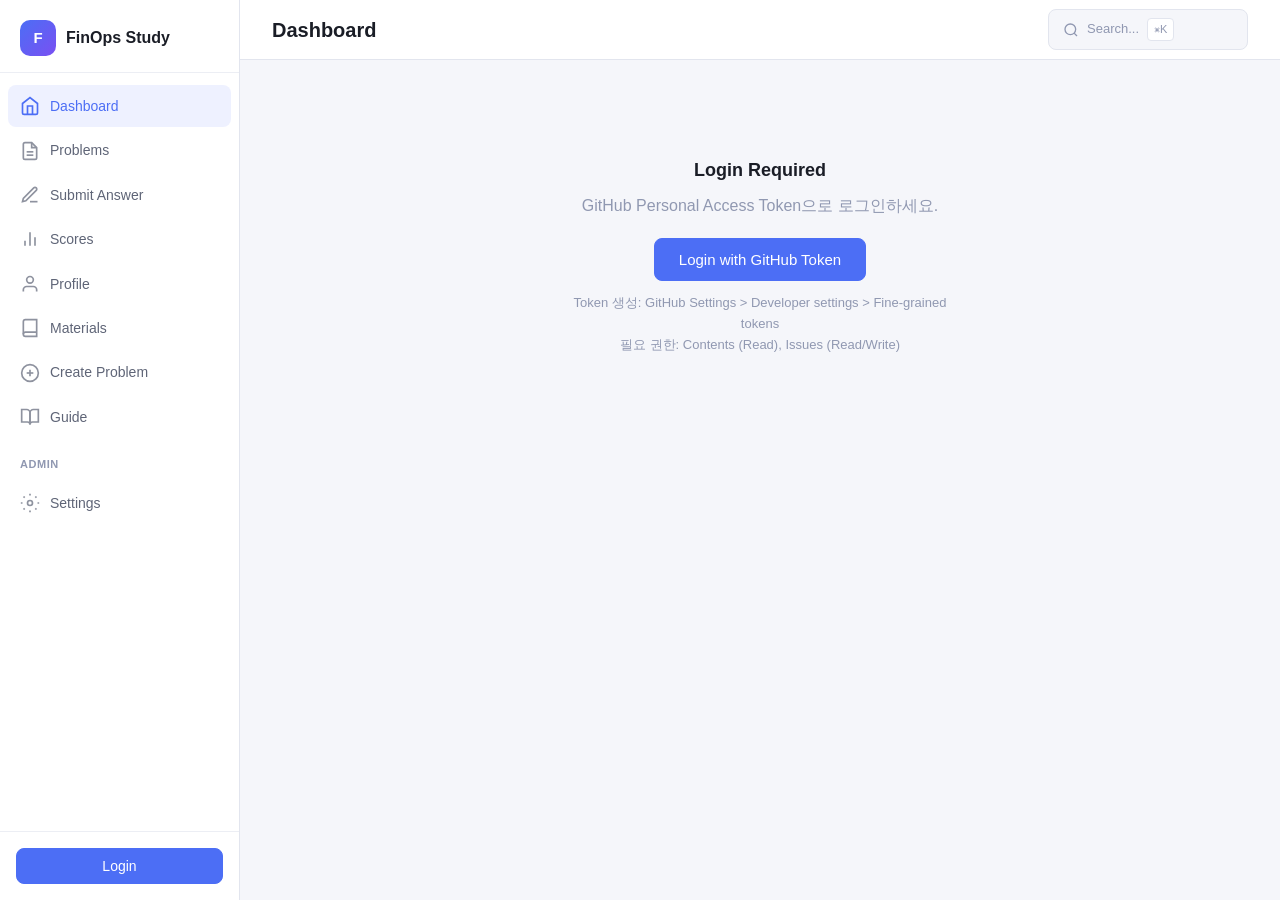
<file: platform/frontend/materials.html>
<!DOCTYPE html>
<html lang="ko">
<head>
  <meta charset="UTF-8">
  <meta name="viewport" content="width=device-width, initial-scale=1.0">
  <title>Materials - FinOps Study</title>
  <link rel="stylesheet" href="css/style.css">
</head>
<body>
  <div class="layout">
    <aside class="sidebar">
      <div class="sidebar-brand">
        <div class="brand-icon">F</div>
        <span class="brand-text">FinOps Study</span>
      </div>
      <nav class="sidebar-nav">
        <a href="index.html" class="sidebar-link">
          <svg viewBox="0 0 24 24" fill="none" stroke="currentColor" stroke-width="2"><path d="M3 9l9-7 9 7v11a2 2 0 0 1-2 2H5a2 2 0 0 1-2-2z"/><polyline points="9 22 9 12 15 12 15 22"/></svg>
          Dashboard
        </a>
        <a href="problems.html" class="sidebar-link">
          <svg viewBox="0 0 24 24" fill="none" stroke="currentColor" stroke-width="2"><path d="M14 2H6a2 2 0 0 0-2 2v16a2 2 0 0 0 2 2h12a2 2 0 0 0 2-2V8z"/><polyline points="14 2 14 8 20 8"/><line x1="16" y1="13" x2="8" y2="13"/><line x1="16" y1="17" x2="8" y2="17"/></svg>
          Problems
        </a>
        <a href="submit.html" class="sidebar-link">
          <svg viewBox="0 0 24 24" fill="none" stroke="currentColor" stroke-width="2"><path d="M12 20h9"/><path d="M16.5 3.5a2.121 2.121 0 0 1 3 3L7 19l-4 1 1-4L16.5 3.5z"/></svg>
          Submit Answer
        </a>
        <a href="scores.html" class="sidebar-link">
          <svg viewBox="0 0 24 24" fill="none" stroke="currentColor" stroke-width="2"><path d="M18 20V10"/><path d="M12 20V4"/><path d="M6 20v-6"/></svg>
          Scores
        </a>
        <a href="profile.html" class="sidebar-link">
          <svg viewBox="0 0 24 24" fill="none" stroke="currentColor" stroke-width="2"><path d="M20 21v-2a4 4 0 0 0-4-4H8a4 4 0 0 0-4 4v2"/><circle cx="12" cy="7" r="4"/></svg>
          Profile
        </a>
        <a href="materials.html" class="sidebar-link active">
          <svg viewBox="0 0 24 24" fill="none" stroke="currentColor" stroke-width="2"><path d="M4 19.5A2.5 2.5 0 0 1 6.5 17H20"/><path d="M6.5 2H20v20H6.5A2.5 2.5 0 0 1 4 19.5v-15A2.5 2.5 0 0 1 6.5 2z"/></svg>
          Materials
        </a>
        <a href="create-problem.html" class="sidebar-link">
          <svg viewBox="0 0 24 24" fill="none" stroke="currentColor" stroke-width="2"><circle cx="12" cy="12" r="10"/><line x1="12" y1="8" x2="12" y2="16"/><line x1="8" y1="12" x2="16" y2="12"/></svg>
          Create Problem
        </a>
        <a href="guide.html" class="sidebar-link">
          <svg viewBox="0 0 24 24" fill="none" stroke="currentColor" stroke-width="2"><path d="M2 3h6a4 4 0 0 1 4 4v14a3 3 0 0 0-3-3H2z"/><path d="M22 3h-6a4 4 0 0 0-4 4v14a3 3 0 0 1 3-3h7z"/></svg>
          Guide
        </a>
        <div class="sidebar-section-label">Admin</div>
        <a href="admin.html" class="sidebar-link">
          <svg viewBox="0 0 24 24" fill="none" stroke="currentColor" stroke-width="2"><circle cx="12" cy="12" r="3"/><path d="M12 1v2M12 21v2M4.22 4.22l1.42 1.42M18.36 18.36l1.42 1.42M1 12h2M21 12h2M4.22 19.78l1.42-1.42M18.36 5.64l1.42-1.42"/></svg>
          Settings
        </a>
      </nav>
      <div class="sidebar-footer" id="auth-area"></div>
    </aside>

    <div class="main">
      <header class="topbar">
        <div class="topbar-left">
          <h1>Study Materials</h1>
        </div>
        <div class="topbar-right">
          <button onclick="showUploadModal()" class="btn btn-primary btn-sm">
            <svg width="16" height="16" viewBox="0 0 24 24" fill="none" stroke="currentColor" stroke-width="2"><line x1="12" y1="5" x2="12" y2="19"/><line x1="5" y1="12" x2="19" y2="12"/></svg>
            Upload Material
          </button>
        </div>
      </header>

      <div class="content">
        <div id="materials-loading" class="loading">
          <div class="spinner"></div>
          <p>Loading materials...</p>
        </div>

        <div id="materials-content" style="display:none;">
          <!-- Season Selector -->
          <div class="season-selector" id="season-selector"></div>

          <!-- Week Filter Tabs -->
          <div class="tabs" id="week-filter-tabs" style="margin-bottom:20px;">
            <div class="tab active" data-week="all" onclick="filterWeek('all', this)">
              <svg width="16" height="16" viewBox="0 0 24 24" fill="none" stroke="currentColor" stroke-width="2"><rect x="3" y="3" width="7" height="7"/><rect x="14" y="3" width="7" height="7"/><rect x="3" y="14" width="7" height="7"/><rect x="14" y="14" width="7" height="7"/></svg>
              All
            </div>
          </div>

          <!-- Materials List -->
          <div id="materials-list"></div>

          <!-- Empty State -->
          <div id="materials-empty" class="empty-state" style="display:none;">
            <h3>No materials yet</h3>
            <p>Upload study materials for your team.</p>
            <button onclick="showUploadModal()" class="btn btn-primary" style="margin-top:16px;">Upload First Material</button>
          </div>
        </div>
      </div>
    </div>
  </div>

  <!-- Upload Modal -->
  <div class="modal-overlay" id="upload-modal">
    <div class="modal" style="max-width:560px;">
      <h2 style="margin-bottom:20px;">Upload Study Material</h2>

      <div class="form-group">
        <label for="mat-title">Title</label>
        <input type="text" id="mat-title" placeholder="e.g. Week 3 FinOps 정리노트">
      </div>

      <div class="form-grid-3">
        <div class="form-group">
          <label for="mat-season">Season</label>
          <select id="mat-season">
            <option value="2">시즌 2 (현재)</option>
            <option value="1">시즌 1 (아카이브)</option>
          </select>
        </div>
        <div class="form-group">
          <label for="mat-week">Week</label>
          <select id="mat-week">
            <option value="general">General</option>
            <option value="1">Week 1</option>
            <option value="2">Week 2</option>
            <option value="3">Week 3</option>
            <option value="4">Week 4</option>
            <option value="5">Week 5</option>
            <option value="6">Week 6</option>
            <option value="7">Week 7</option>
            <option value="8">Week 8</option>
          </select>
        </div>
        <div class="form-group">
          <label for="mat-category">Category</label>
          <select id="mat-category">
            <option value="note">Study Note</option>
            <option value="reference">Reference</option>
            <option value="presentation">Presentation</option>
            <option value="code">Code / Script</option>
            <option value="other">Other</option>
          </select>
        </div>
      </div>

      <div class="form-group">
        <label for="mat-description">Description (optional)</label>
        <textarea id="mat-description" style="min-height:80px;" placeholder="What is this material about?"></textarea>
      </div>

      <div class="form-group">
        <label>Files</label>
        <div id="upload-drop-zone" class="drop-zone" onclick="document.getElementById('mat-file-input').click();">
          <svg width="32" height="32" viewBox="0 0 24 24" fill="none" stroke="var(--text-muted)" stroke-width="1.5"><path d="M21 15v4a2 2 0 0 1-2 2H5a2 2 0 0 1-2-2v-4"/><polyline points="17 8 12 3 7 8"/><line x1="12" y1="3" x2="12" y2="15"/></svg>
          <p style="margin-top:8px;font-weight:500;font-size:14px;">Click or drag files here</p>
          <p style="font-size:12px;color:var(--text-muted);margin-top:2px;">.md, .pdf, .py, .tf, .json, .yaml, .png, .jpg, .txt (max 10MB each)</p>
        </div>
        <input type="file" id="mat-file-input" multiple accept=".md,.pdf,.py,.tf,.json,.yaml,.yml,.png,.jpg,.jpeg,.txt,.csv,.hcl,.ipynb" style="display:none;" onchange="handleMaterialFiles(this)">
        <div id="mat-file-list" style="margin-top:8px;"></div>
      </div>

      <p id="upload-error" style="color:var(--red);font-size:13px;margin-bottom:12px;"></p>

      <div style="display:flex;gap:8px;justify-content:flex-end;">
        <button onclick="hideUploadModal()" class="btn">Cancel</button>
        <button onclick="uploadMaterial()" class="btn btn-primary" id="upload-btn">
          <svg width="16" height="16" viewBox="0 0 24 24" fill="none" stroke="currentColor" stroke-width="2"><path d="M21 15v4a2 2 0 0 1-2 2H5a2 2 0 0 1-2-2v-4"/><polyline points="17 8 12 3 7 8"/><line x1="12" y1="3" x2="12" y2="15"/></svg>
          Upload
        </button>
      </div>
    </div>
  </div>

  <!-- Viewer Modal (for markdown / text preview) -->
  <div class="modal-overlay" id="viewer-modal">
    <div class="modal" style="max-width:800px;max-height:85vh;display:flex;flex-direction:column;">
      <div style="display:flex;justify-content:space-between;align-items:center;margin-bottom:16px;">
        <h2 id="viewer-title" style="margin:0;"></h2>
        <button onclick="hideViewerModal()" class="btn btn-ghost btn-sm" style="padding:4px;">
          <svg width="20" height="20" viewBox="0 0 24 24" fill="none" stroke="currentColor" stroke-width="2"><line x1="18" y1="6" x2="6" y2="18"/><line x1="6" y1="6" x2="18" y2="18"/></svg>
        </button>
      </div>
      <div id="viewer-content" style="overflow-y:auto;flex:1;line-height:1.8;"></div>
    </div>
  </div>

  <script src="js/app.js"></script>
  <script src="js/materials.js"></script>
</body>
</html>
</file>
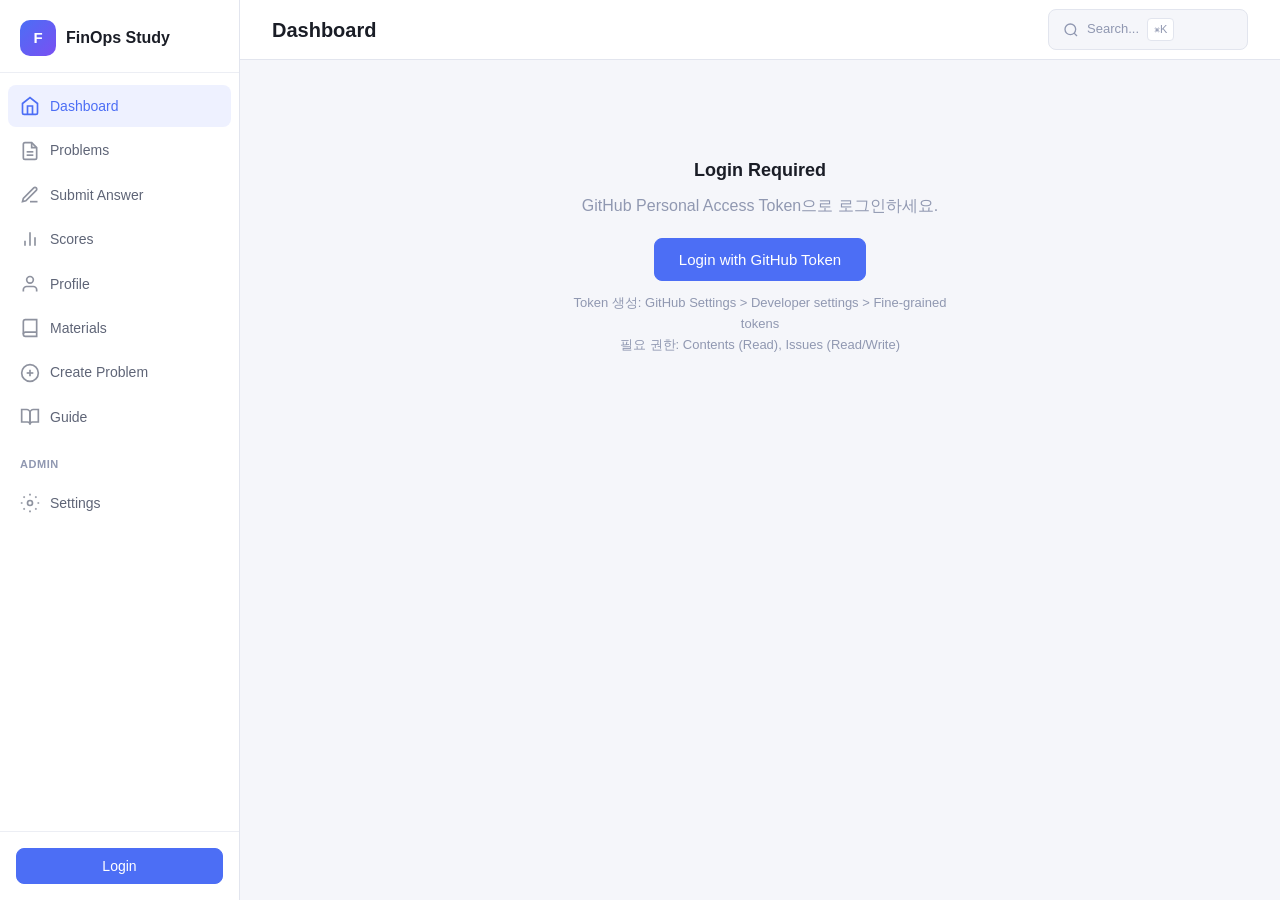
<file: platform/frontend/scores.html>
<!DOCTYPE html>
<html lang="ko">
<head>
  <meta charset="UTF-8">
  <meta name="viewport" content="width=device-width, initial-scale=1.0">
  <title>Scores - FinOps Study</title>
  <link rel="stylesheet" href="css/style.css">
</head>
<body>
  <div class="layout">
    <aside class="sidebar">
      <div class="sidebar-brand">
        <div class="brand-icon">F</div>
        <span class="brand-text">FinOps Study</span>
      </div>
      <nav class="sidebar-nav">
        <a href="index.html" class="sidebar-link">
          <svg viewBox="0 0 24 24" fill="none" stroke="currentColor" stroke-width="2"><path d="M3 9l9-7 9 7v11a2 2 0 0 1-2 2H5a2 2 0 0 1-2-2z"/><polyline points="9 22 9 12 15 12 15 22"/></svg>
          Dashboard
        </a>
        <a href="problems.html" class="sidebar-link">
          <svg viewBox="0 0 24 24" fill="none" stroke="currentColor" stroke-width="2"><path d="M14 2H6a2 2 0 0 0-2 2v16a2 2 0 0 0 2 2h12a2 2 0 0 0 2-2V8z"/><polyline points="14 2 14 8 20 8"/><line x1="16" y1="13" x2="8" y2="13"/><line x1="16" y1="17" x2="8" y2="17"/></svg>
          Problems
        </a>
        <a href="submit.html" class="sidebar-link">
          <svg viewBox="0 0 24 24" fill="none" stroke="currentColor" stroke-width="2"><path d="M12 20h9"/><path d="M16.5 3.5a2.121 2.121 0 0 1 3 3L7 19l-4 1 1-4L16.5 3.5z"/></svg>
          Submit Answer
        </a>
        <a href="scores.html" class="sidebar-link active">
          <svg viewBox="0 0 24 24" fill="none" stroke="currentColor" stroke-width="2"><path d="M18 20V10"/><path d="M12 20V4"/><path d="M6 20v-6"/></svg>
          Scores
        </a>
        <a href="profile.html" class="sidebar-link">
          <svg viewBox="0 0 24 24" fill="none" stroke="currentColor" stroke-width="2"><path d="M20 21v-2a4 4 0 0 0-4-4H8a4 4 0 0 0-4 4v2"/><circle cx="12" cy="7" r="4"/></svg>
          Profile
        </a>
        <a href="materials.html" class="sidebar-link">
          <svg viewBox="0 0 24 24" fill="none" stroke="currentColor" stroke-width="2"><path d="M4 19.5A2.5 2.5 0 0 1 6.5 17H20"/><path d="M6.5 2H20v20H6.5A2.5 2.5 0 0 1 4 19.5v-15A2.5 2.5 0 0 1 6.5 2z"/></svg>
          Materials
        </a>
        <a href="create-problem.html" class="sidebar-link">
          <svg viewBox="0 0 24 24" fill="none" stroke="currentColor" stroke-width="2"><circle cx="12" cy="12" r="10"/><line x1="12" y1="8" x2="12" y2="16"/><line x1="8" y1="12" x2="16" y2="12"/></svg>
          Create Problem
        </a>
        <a href="guide.html" class="sidebar-link">
          <svg viewBox="0 0 24 24" fill="none" stroke="currentColor" stroke-width="2"><path d="M2 3h6a4 4 0 0 1 4 4v14a3 3 0 0 0-3-3H2z"/><path d="M22 3h-6a4 4 0 0 0-4 4v14a3 3 0 0 1 3-3h7z"/></svg>
          Guide
        </a>
        <div class="sidebar-section-label">Admin</div>
        <a href="admin.html" class="sidebar-link">
          <svg viewBox="0 0 24 24" fill="none" stroke="currentColor" stroke-width="2"><circle cx="12" cy="12" r="3"/><path d="M12 1v2M12 21v2M4.22 4.22l1.42 1.42M18.36 18.36l1.42 1.42M1 12h2M21 12h2M4.22 19.78l1.42-1.42M18.36 5.64l1.42-1.42"/></svg>
          Settings
        </a>
      </nav>
      <div class="sidebar-footer" id="auth-area"></div>
    </aside>

    <div class="main">
      <header class="topbar">
        <div class="topbar-left"><h1>Scores & Leaderboard</h1></div>
        <div class="topbar-right"></div>
      </header>

      <div class="content">
        <div id="scores-loading" class="loading">
          <div class="spinner"></div>
          <p>Loading scores...</p>
        </div>

        <div id="scores-content" style="display:none;">
          <!-- Season Selector -->
          <div class="season-selector" id="season-selector"></div>

          <!-- Week tabs -->
          <div class="tabs" id="week-tabs"></div>

          <!-- Leaderboard -->
          <div class="card" style="margin-bottom:20px;">
            <div class="card-header-bar">
              <span style="font-weight:600;">Leaderboard</span>
            </div>
            <div style="overflow-x:auto;">
              <table id="leaderboard-table">
                <thead>
                  <tr>
                    <th style="width:50px;">#</th>
                    <th>Member</th>
                    <th style="width:80px;">Score</th>
                    <th style="width:80px;">Max</th>
                    <th style="width:70px;">%</th>
                    <th style="width:140px;">Progress</th>
                  </tr>
                </thead>
                <tbody id="leaderboard-body"></tbody>
              </table>
            </div>
          </div>

          <!-- My Scores Detail -->
          <div class="card" id="my-scores-card" style="display:none;">
            <div class="card-header-bar">
              <span style="font-weight:600;">My Detailed Scores</span>
            </div>
            <div class="card-body" id="my-scores-detail"></div>
          </div>
        </div>
      </div>
    </div>
  </div>

  <script src="js/app.js"></script>
  <script src="js/scores.js"></script>
</body>
</html>
</file>
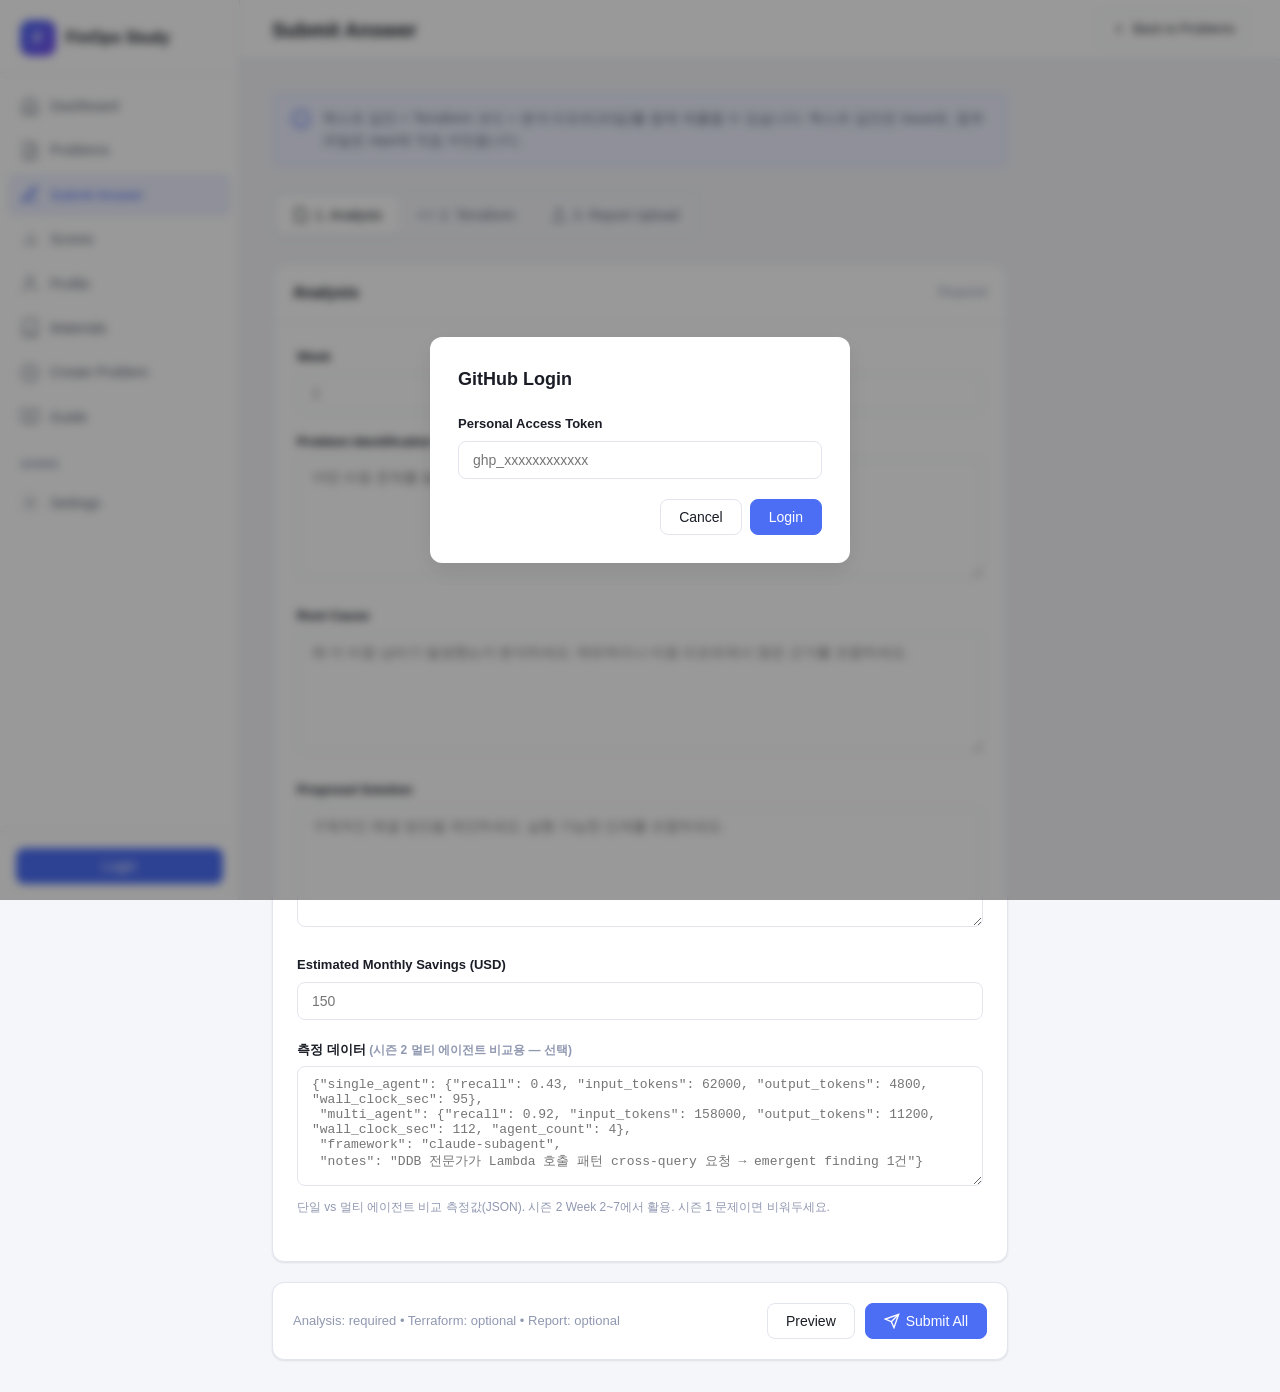
<file: platform/frontend/submit.html>
<!DOCTYPE html>
<html lang="ko">
<head>
  <meta charset="UTF-8">
  <meta name="viewport" content="width=device-width, initial-scale=1.0">
  <title>Submit - FinOps Study</title>
  <link rel="stylesheet" href="css/style.css">
</head>
<body>
  <div class="layout">
    <aside class="sidebar">
      <div class="sidebar-brand">
        <div class="brand-icon">F</div>
        <span class="brand-text">FinOps Study</span>
      </div>
      <nav class="sidebar-nav">
        <a href="index.html" class="sidebar-link">
          <svg viewBox="0 0 24 24" fill="none" stroke="currentColor" stroke-width="2"><path d="M3 9l9-7 9 7v11a2 2 0 0 1-2 2H5a2 2 0 0 1-2-2z"/><polyline points="9 22 9 12 15 12 15 22"/></svg>
          Dashboard
        </a>
        <a href="problems.html" class="sidebar-link">
          <svg viewBox="0 0 24 24" fill="none" stroke="currentColor" stroke-width="2"><path d="M14 2H6a2 2 0 0 0-2 2v16a2 2 0 0 0 2 2h12a2 2 0 0 0 2-2V8z"/><polyline points="14 2 14 8 20 8"/><line x1="16" y1="13" x2="8" y2="13"/><line x1="16" y1="17" x2="8" y2="17"/></svg>
          Problems
        </a>
        <a href="submit.html" class="sidebar-link active">
          <svg viewBox="0 0 24 24" fill="none" stroke="currentColor" stroke-width="2"><path d="M12 20h9"/><path d="M16.5 3.5a2.121 2.121 0 0 1 3 3L7 19l-4 1 1-4L16.5 3.5z"/></svg>
          Submit Answer
        </a>
        <a href="scores.html" class="sidebar-link">
          <svg viewBox="0 0 24 24" fill="none" stroke="currentColor" stroke-width="2"><path d="M18 20V10"/><path d="M12 20V4"/><path d="M6 20v-6"/></svg>
          Scores
        </a>
        <a href="profile.html" class="sidebar-link">
          <svg viewBox="0 0 24 24" fill="none" stroke="currentColor" stroke-width="2"><path d="M20 21v-2a4 4 0 0 0-4-4H8a4 4 0 0 0-4 4v2"/><circle cx="12" cy="7" r="4"/></svg>
          Profile
        </a>
        <a href="materials.html" class="sidebar-link">
          <svg viewBox="0 0 24 24" fill="none" stroke="currentColor" stroke-width="2"><path d="M4 19.5A2.5 2.5 0 0 1 6.5 17H20"/><path d="M6.5 2H20v20H6.5A2.5 2.5 0 0 1 4 19.5v-15A2.5 2.5 0 0 1 6.5 2z"/></svg>
          Materials
        </a>
        <a href="create-problem.html" class="sidebar-link">
          <svg viewBox="0 0 24 24" fill="none" stroke="currentColor" stroke-width="2"><circle cx="12" cy="12" r="10"/><line x1="12" y1="8" x2="12" y2="16"/><line x1="8" y1="12" x2="16" y2="12"/></svg>
          Create Problem
        </a>
        <a href="guide.html" class="sidebar-link">
          <svg viewBox="0 0 24 24" fill="none" stroke="currentColor" stroke-width="2"><path d="M2 3h6a4 4 0 0 1 4 4v14a3 3 0 0 0-3-3H2z"/><path d="M22 3h-6a4 4 0 0 0-4 4v14a3 3 0 0 1 3-3h7z"/></svg>
          Guide
        </a>
        <div class="sidebar-section-label">Admin</div>
        <a href="admin.html" class="sidebar-link">
          <svg viewBox="0 0 24 24" fill="none" stroke="currentColor" stroke-width="2"><circle cx="12" cy="12" r="3"/><path d="M12 1v2M12 21v2M4.22 4.22l1.42 1.42M18.36 18.36l1.42 1.42M1 12h2M21 12h2M4.22 19.78l1.42-1.42M18.36 5.64l1.42-1.42"/></svg>
          Settings
        </a>
      </nav>
      <div class="sidebar-footer" id="auth-area"></div>
    </aside>

    <div class="main">
      <header class="topbar">
        <div class="topbar-left">
          <h1>Submit Answer</h1>
        </div>
        <div class="topbar-right">
          <a href="problems.html" class="btn btn-sm">
            <svg width="16" height="16" viewBox="0 0 24 24" fill="none" stroke="currentColor" stroke-width="2"><polyline points="15 18 9 12 15 6"/></svg>
            Back to Problems
          </a>
        </div>
      </header>

      <div class="content" style="max-width:800px;">
        <div class="info-banner">
          <svg width="20" height="20" viewBox="0 0 24 24" fill="none" stroke="currentColor" stroke-width="2"><circle cx="12" cy="12" r="10"/><line x1="12" y1="16" x2="12" y2="12"/><line x1="12" y1="8" x2="12.01" y2="8"/></svg>
          <div>텍스트 답안 + Terraform 코드 + 분석 리포트(파일)를 함께 제출할 수 있습니다. 텍스트 답안은 Issue로, 첨부 파일은 repo에 직접 커밋됩니다.</div>
        </div>

        <!-- Step Tabs -->
        <div class="tabs" id="step-tabs">
          <div class="tab active" onclick="showStep('analysis')">
            <svg width="16" height="16" viewBox="0 0 24 24" fill="none" stroke="currentColor" stroke-width="2"><path d="M14 2H6a2 2 0 0 0-2 2v16a2 2 0 0 0 2 2h12a2 2 0 0 0 2-2V8z"/></svg>
            1. Analysis
          </div>
          <div class="tab" onclick="showStep('terraform')">
            <svg width="16" height="16" viewBox="0 0 24 24" fill="none" stroke="currentColor" stroke-width="2"><polyline points="16 18 22 12 16 6"/><polyline points="8 6 2 12 8 18"/></svg>
            2. Terraform
          </div>
          <div class="tab" onclick="showStep('report')">
            <svg width="16" height="16" viewBox="0 0 24 24" fill="none" stroke="currentColor" stroke-width="2"><path d="M21 15v4a2 2 0 0 1-2 2H5a2 2 0 0 1-2-2v-4"/><polyline points="17 8 12 3 7 8"/><line x1="12" y1="3" x2="12" y2="15"/></svg>
            3. Report Upload
          </div>
        </div>

        <!-- Step 1: Analysis (text answers) -->
        <div class="card step-panel" id="step-analysis">
          <div class="card-header-bar">
            <span style="font-weight:600;">Analysis</span>
            <span style="font-size:12px;color:var(--text-muted);">Required</span>
          </div>
          <div class="card-body-lg">
            <div class="form-grid">
              <div class="form-group">
                <label for="sub-week">Week</label>
                <input type="number" id="sub-week" min="1" placeholder="1">
              </div>
              <div class="form-group">
                <label for="sub-scenario">Scenario ID</label>
                <input type="text" id="sub-scenario" placeholder="L1-003">
              </div>
            </div>

            <div class="form-group">
              <label for="sub-problem">Problem Identification</label>
              <textarea id="sub-problem" placeholder="어떤 비용 문제를 발견했나요? 어떤 리소스에서 문제를 발견했는지 명시하세요."></textarea>
            </div>

            <div class="form-group">
              <label for="sub-cause">Root Cause</label>
              <textarea id="sub-cause" placeholder="왜 이 비용 낭비가 발생했는지 분석하세요. 메트릭이나 비용 리포트에서 찾은 근거를 포함하세요."></textarea>
            </div>

            <div class="form-group">
              <label for="sub-solution">Proposed Solution</label>
              <textarea id="sub-solution" placeholder="구체적인 해결 방안을 제안하세요. 실행 가능한 단계를 포함하세요."></textarea>
            </div>

            <div class="form-group">
              <label for="sub-savings">Estimated Monthly Savings (USD)</label>
              <input type="number" id="sub-savings" min="0" step="0.01" placeholder="150">
            </div>

            <div class="form-group">
              <label for="sub-measurement">측정 데이터 <span style="font-size:12px;color:var(--text-muted);">(시즌 2 멀티 에이전트 비교용 — 선택)</span></label>
              <textarea id="sub-measurement" style="font-family:var(--mono);font-size:13px;min-height:120px;" placeholder='{"single_agent": {"recall": 0.43, "input_tokens": 62000, "output_tokens": 4800, "wall_clock_sec": 95},
 "multi_agent": {"recall": 0.92, "input_tokens": 158000, "output_tokens": 11200, "wall_clock_sec": 112, "agent_count": 4},
 "framework": "claude-subagent",
 "notes": "DDB 전문가가 Lambda 호출 패턴 cross-query 요청 → emergent finding 1건"}'></textarea>
              <p class="form-hint">단일 vs 멀티 에이전트 비교 측정값(JSON). 시즌 2 Week 2~7에서 활용. 시즌 1 문제이면 비워두세요.</p>
            </div>
          </div>
        </div>

        <!-- Step 2: Terraform Code -->
        <div class="card step-panel" id="step-terraform" style="display:none;">
          <div class="card-header-bar">
            <span style="font-weight:600;">Optimized Terraform</span>
            <span style="font-size:12px;color:var(--text-muted);">Optional</span>
          </div>
          <div class="card-body-lg">
            <div class="info-banner" style="margin-bottom:16px;">
              <svg width="18" height="18" viewBox="0 0 24 24" fill="none" stroke="currentColor" stroke-width="2"><polyline points="16 18 22 12 16 6"/><polyline points="8 6 2 12 8 18"/></svg>
              <div>비용 최적화를 적용한 Terraform 코드를 붙여넣으세요. AI가 생성한 코드도 OK!</div>
            </div>

            <div class="form-group">
              <label for="sub-terraform">Optimized main.tf</label>
              <textarea id="sub-terraform" style="font-family:var(--mono);font-size:13px;min-height:300px;background:#1e1e2e;color:#cdd6f4;border-color:#313244;" placeholder='resource "aws_instance" "optimized" {
  instance_type = "t3.medium"  # Downsized from m5.xlarge
  ...
}'></textarea>
              <p class="form-hint">원본 main.tf에서 비용 최적화를 적용한 버전을 입력하세요.</p>
            </div>
          </div>
        </div>

        <!-- Step 3: Report Upload -->
        <div class="card step-panel" id="step-report" style="display:none;">
          <div class="card-header-bar">
            <span style="font-weight:600;">Report Upload</span>
            <span style="font-size:12px;color:var(--text-muted);">Optional</span>
          </div>
          <div class="card-body-lg">
            <div class="info-banner" style="margin-bottom:16px;">
              <svg width="18" height="18" viewBox="0 0 24 24" fill="none" stroke="currentColor" stroke-width="2"><path d="M21 15v4a2 2 0 0 1-2 2H5a2 2 0 0 1-2-2v-4"/><polyline points="17 8 12 3 7 8"/><line x1="12" y1="3" x2="12" y2="15"/></svg>
              <div>AI가 생성한 분석 리포트를 업로드하세요. Markdown(.md) 또는 PDF(.pdf) 파일을 지원합니다.</div>
            </div>

            <!-- Drop zone -->
            <div id="drop-zone" class="drop-zone" onclick="document.getElementById('file-input').click();">
              <svg width="40" height="40" viewBox="0 0 24 24" fill="none" stroke="var(--text-muted)" stroke-width="1.5"><path d="M21 15v4a2 2 0 0 1-2 2H5a2 2 0 0 1-2-2v-4"/><polyline points="17 8 12 3 7 8"/><line x1="12" y1="3" x2="12" y2="15"/></svg>
              <p style="margin-top:12px;font-weight:500;">Click to upload or drag & drop</p>
              <p style="font-size:13px;color:var(--text-muted);margin-top:4px;">.md, .pdf (max 5MB)</p>
            </div>
            <input type="file" id="file-input" accept=".md,.pdf,.markdown" style="display:none;" onchange="handleFileSelect(this)">

            <!-- Uploaded files list -->
            <div id="file-list" style="margin-top:16px;"></div>
          </div>
        </div>

        <!-- Submit actions -->
        <div class="card" style="margin-top:20px;">
          <div class="card-body" style="display:flex; gap:10px; justify-content:space-between; align-items:center;">
            <div style="font-size:13px;color:var(--text-muted);" id="submit-summary">
              Analysis: required &bull; Terraform: optional &bull; Report: optional
            </div>
            <div style="display:flex; gap:10px;">
              <button onclick="previewSubmission()" class="btn">Preview</button>
              <button onclick="submitAnswer()" class="btn btn-primary" id="submit-btn">
                <svg width="16" height="16" viewBox="0 0 24 24" fill="none" stroke="currentColor" stroke-width="2"><line x1="22" y1="2" x2="11" y2="13"/><polygon points="22 2 15 22 11 13 2 9 22 2"/></svg>
                Submit All
              </button>
            </div>
          </div>
        </div>

        <div id="submit-error" class="alert alert-error" style="display:none;margin-top:16px;"></div>
        <div id="submit-success" class="alert alert-success" style="display:none;margin-top:16px;"></div>

        <!-- Preview -->
        <div id="preview-card" class="card" style="display:none; margin-top:20px;">
          <div class="card-header-bar"><span style="font-weight:600;">Preview (Issue Body)</span></div>
          <pre style="border-radius:0;border:none;margin:0;max-height:400px;overflow:auto;"><code id="preview-body"></code></pre>
        </div>
      </div>
    </div>
  </div>

  <!-- Login Modal -->
  <div class="modal-overlay" id="login-modal">
    <div class="modal">
      <h2>GitHub Login</h2>
      <div class="form-group">
        <label for="token-input">Personal Access Token</label>
        <input type="password" id="token-input" placeholder="ghp_xxxxxxxxxxxx">
      </div>
      <p id="login-error" class="error" style="color:var(--red);font-size:13px;"></p>
      <div style="display:flex; gap:8px; justify-content:flex-end; margin-top:20px;">
        <button onclick="hideLoginModal()" class="btn">Cancel</button>
        <button onclick="handleLogin()" class="btn btn-primary">Login</button>
      </div>
    </div>
  </div>

  <script src="js/app.js"></script>
  <script src="js/submit.js"></script>
</body>
</html>
</file>
<file: platform/frontend/css/style.css>
/* ── Reset & Base ── */
*, *::before, *::after { box-sizing: border-box; margin: 0; padding: 0; }

:root {
  --bg: #f5f6fa;
  --bg-white: #ffffff;
  --bg-hover: #f0f1f5;
  --border: #e2e5ee;
  --border-light: #eceef4;
  --text: #1a1d26;
  --text-secondary: #5f6577;
  --text-muted: #9098b1;
  --primary: #4c6ef5;
  --primary-light: #eef1ff;
  --primary-dark: #3b5bdb;
  --green: #12b886;
  --green-light: #e6fcf5;
  --red: #fa5252;
  --red-light: #fff5f5;
  --orange: #fd7e14;
  --orange-light: #fff9db;
  --purple: #7950f2;
  --teal: #20c997;
  --radius: 12px;
  --radius-sm: 8px;
  --radius-xs: 6px;
  --shadow-sm: 0 1px 3px rgba(0,0,0,0.04), 0 1px 2px rgba(0,0,0,0.06);
  --shadow: 0 2px 8px rgba(0,0,0,0.06), 0 0 1px rgba(0,0,0,0.08);
  --shadow-lg: 0 8px 24px rgba(0,0,0,0.08), 0 0 1px rgba(0,0,0,0.08);
  --font: 'Inter', -apple-system, BlinkMacSystemFont, 'Segoe UI', Helvetica, Arial, sans-serif;
  --mono: 'SF Mono', 'Fira Code', 'JetBrains Mono', Consolas, monospace;
  --sidebar-w: 240px;
  --topbar-h: 60px;
}

@import url('https://fonts.googleapis.com/css2?family=Inter:wght@400;500;600;700&display=swap');

body {
  font-family: var(--font);
  background: var(--bg);
  color: var(--text);
  line-height: 1.6;
  min-height: 100vh;
  display: flex;
}

a { color: var(--primary); text-decoration: none; }
a:hover { color: var(--primary-dark); }

/* ── Layout: Sidebar + Main ── */
.layout {
  display: flex;
  width: 100%;
  min-height: 100vh;
}

/* ── Sidebar ── */
.sidebar {
  width: var(--sidebar-w);
  background: var(--bg-white);
  border-right: 1px solid var(--border);
  display: flex;
  flex-direction: column;
  position: fixed;
  top: 0;
  left: 0;
  bottom: 0;
  z-index: 100;
}

.sidebar-brand {
  padding: 20px 20px 16px;
  display: flex;
  align-items: center;
  gap: 10px;
  border-bottom: 1px solid var(--border-light);
}

.sidebar-brand .brand-icon {
  width: 36px;
  height: 36px;
  border-radius: 10px;
  background: linear-gradient(135deg, #4c6ef5, #7950f2);
  display: flex;
  align-items: center;
  justify-content: center;
  color: #fff;
  font-weight: 700;
  font-size: 15px;
}

.sidebar-brand .brand-text {
  font-weight: 700;
  font-size: 16px;
  color: var(--text);
}

.sidebar-nav {
  flex: 1;
  padding: 12px 8px;
  display: flex;
  flex-direction: column;
  gap: 2px;
}

.sidebar-section-label {
  font-size: 11px;
  font-weight: 600;
  text-transform: uppercase;
  letter-spacing: 0.05em;
  color: var(--text-muted);
  padding: 16px 12px 6px;
}

.sidebar-link {
  display: flex;
  align-items: center;
  gap: 10px;
  padding: 10px 12px;
  border-radius: var(--radius-sm);
  font-size: 14px;
  font-weight: 500;
  color: var(--text-secondary);
  transition: all 0.15s ease;
  cursor: pointer;
}

.sidebar-link:hover {
  background: var(--bg-hover);
  color: var(--text);
  text-decoration: none;
}

.sidebar-link.active {
  background: var(--primary-light);
  color: var(--primary);
}

.sidebar-link svg {
  width: 20px;
  height: 20px;
  flex-shrink: 0;
  opacity: 0.7;
}

.sidebar-link.active svg { opacity: 1; }

.sidebar-footer {
  padding: 16px;
  border-top: 1px solid var(--border-light);
}

.sidebar-user {
  display: flex;
  align-items: center;
  gap: 10px;
  padding: 8px;
  border-radius: var(--radius-sm);
}

.sidebar-user .avatar {
  width: 32px;
  height: 32px;
  border-radius: 50%;
  background: linear-gradient(135deg, #4c6ef5, #7950f2);
  display: flex;
  align-items: center;
  justify-content: center;
  color: #fff;
  font-weight: 600;
  font-size: 13px;
}

.sidebar-user .user-info {
  flex: 1;
  min-width: 0;
}

.sidebar-user .user-name {
  font-size: 13px;
  font-weight: 600;
  color: var(--text);
  white-space: nowrap;
  overflow: hidden;
  text-overflow: ellipsis;
}

.sidebar-user .user-role {
  font-size: 11px;
  color: var(--text-muted);
}

/* ── Main Content ── */
.main {
  flex: 1;
  margin-left: var(--sidebar-w);
  min-height: 100vh;
}

/* ── Top Bar ── */
.topbar {
  height: var(--topbar-h);
  background: var(--bg-white);
  border-bottom: 1px solid var(--border);
  display: flex;
  align-items: center;
  justify-content: space-between;
  padding: 0 32px;
  position: sticky;
  top: 0;
  z-index: 50;
}

.topbar-left {
  display: flex;
  align-items: center;
  gap: 8px;
}

.topbar-left h1 {
  font-size: 20px;
  font-weight: 700;
}

.topbar-right {
  display: flex;
  align-items: center;
  gap: 12px;
}

.search-box {
  display: flex;
  align-items: center;
  gap: 8px;
  padding: 8px 14px;
  background: var(--bg);
  border: 1px solid var(--border);
  border-radius: var(--radius-sm);
  color: var(--text-muted);
  font-size: 13px;
  min-width: 200px;
}

.search-box kbd {
  font-family: var(--font);
  font-size: 11px;
  padding: 2px 6px;
  background: var(--bg-white);
  border: 1px solid var(--border);
  border-radius: 4px;
  color: var(--text-muted);
}

.topbar-icon {
  width: 36px;
  height: 36px;
  border-radius: var(--radius-sm);
  display: flex;
  align-items: center;
  justify-content: center;
  color: var(--text-secondary);
  cursor: pointer;
  transition: background 0.15s;
}

.topbar-icon:hover { background: var(--bg-hover); }

/* ── Content Area ── */
.content { padding: 32px; }

/* ── Buttons ── */
.btn {
  display: inline-flex;
  align-items: center;
  justify-content: center;
  gap: 6px;
  padding: 9px 18px;
  font-size: 14px;
  font-weight: 500;
  font-family: var(--font);
  border: 1px solid var(--border);
  border-radius: var(--radius-sm);
  background: var(--bg-white);
  color: var(--text);
  cursor: pointer;
  transition: all 0.15s ease;
  white-space: nowrap;
}

.btn:hover { background: var(--bg-hover); border-color: #ccc; }
.btn-sm { padding: 6px 12px; font-size: 13px; border-radius: var(--radius-xs); }
.btn-lg { padding: 12px 24px; font-size: 15px; }

.btn-primary {
  background: var(--primary);
  border-color: var(--primary);
  color: #fff;
}
.btn-primary:hover { background: var(--primary-dark); border-color: var(--primary-dark); }

.btn-green {
  background: var(--green);
  border-color: var(--green);
  color: #fff;
}
.btn-green:hover { background: #0ca678; }

.btn-ghost {
  background: transparent;
  border-color: transparent;
  color: var(--text-secondary);
}
.btn-ghost:hover { background: var(--bg-hover); }

.btn[disabled] { opacity: 0.5; cursor: not-allowed; }

/* ── Cards ── */
.card {
  background: var(--bg-white);
  border: 1px solid var(--border);
  border-radius: var(--radius);
  overflow: hidden;
  box-shadow: var(--shadow-sm);
  transition: box-shadow 0.2s ease;
}

.card:hover { box-shadow: var(--shadow); }

.card-body { padding: 20px; }
.card-body-lg { padding: 24px; }

.card-header-bar {
  display: flex;
  align-items: center;
  justify-content: space-between;
  padding: 16px 20px;
  border-bottom: 1px solid var(--border-light);
}

/* Gradient card headers (CupixWorks style) */
.card-gradient {
  position: relative;
  overflow: hidden;
}

.card-gradient .card-cover {
  height: 100px;
  padding: 20px;
  display: flex;
  flex-direction: column;
  justify-content: flex-end;
  position: relative;
}

.card-cover .cover-label {
  font-size: 12px;
  opacity: 0.85;
  color: #fff;
}

.card-cover .cover-title {
  font-size: 18px;
  font-weight: 700;
  color: #fff;
  margin-top: 2px;
}

.card-cover .cover-badge {
  position: absolute;
  top: 12px;
  right: 12px;
  padding: 3px 10px;
  font-size: 11px;
  font-weight: 600;
  text-transform: uppercase;
  letter-spacing: 0.04em;
  color: #fff;
  background: rgba(255,255,255,0.2);
  backdrop-filter: blur(8px);
  border-radius: 20px;
}

.grad-teal { background: linear-gradient(135deg, #12b886, #20c997); }
.grad-blue { background: linear-gradient(135deg, #4c6ef5, #5c7cfa); }
.grad-purple { background: linear-gradient(135deg, #7950f2, #9775fa); }
.grad-orange { background: linear-gradient(135deg, #fd7e14, #ffa94d); }
.grad-pink { background: linear-gradient(135deg, #e64980, #f06595); }
.grad-green { background: linear-gradient(135deg, #2b8a3e, #51cf66); }

.card-gradient .card-meta {
  padding: 14px 20px;
  display: flex;
  align-items: center;
  gap: 16px;
  font-size: 13px;
  color: var(--text-muted);
  border-bottom: 1px solid var(--border-light);
}

.card-gradient .card-meta svg { width: 14px; height: 14px; }

.card-gradient .card-actions {
  padding: 12px 20px;
  display: flex;
  align-items: center;
  justify-content: space-between;
  font-size: 13px;
  color: var(--text-muted);
}

.card-gradient .card-actions .arrow {
  color: var(--text-muted);
  transition: transform 0.2s;
}

.card-gradient:hover .card-actions .arrow { transform: translateX(4px); }

/* ── Badges ── */
.badge {
  display: inline-flex;
  align-items: center;
  gap: 4px;
  padding: 3px 10px;
  font-size: 12px;
  font-weight: 600;
  border-radius: 20px;
}

.badge-L1 { background: #dbeafe; color: #1d4ed8; }
.badge-L2 { background: #fef3c7; color: #b45309; }
.badge-L3 { background: #fce7f3; color: #be185d; }
.badge-admin { background: #ede9fe; color: var(--purple); }
.badge-revealed { background: var(--green-light); color: #087f5b; }
.badge-pending { background: var(--orange-light); color: #e67700; }
.badge-submitted { background: #dbeafe; color: #1d4ed8; }
.badge-season-1 { background: #f0f1f5; color: #5f6577; }
.badge-season-2 { background: linear-gradient(135deg, #eef1ff, #f0eaff); color: var(--primary-dark); }
.badge-archived { background: var(--bg); color: var(--text-muted); border: 1px solid var(--border); }
.badge-current { background: var(--green-light); color: #087f5b; }

/* ── Season Selector (segmented, prominent) ── */
.season-selector {
  display: flex;
  gap: 8px;
  margin-bottom: 18px;
  flex-wrap: wrap;
}

.season-chip {
  display: inline-flex;
  align-items: center;
  gap: 10px;
  padding: 10px 18px;
  background: var(--bg-white);
  border: 1px solid var(--border);
  border-radius: var(--radius-sm);
  cursor: pointer;
  transition: all 0.15s ease;
  user-select: none;
  min-width: 200px;
}

.season-chip:hover {
  border-color: #c5cce6;
  box-shadow: var(--shadow-sm);
}

.season-chip.active {
  border-color: var(--primary);
  background: var(--primary-light);
  box-shadow: 0 0 0 3px rgba(76,110,245,0.10);
}

.season-chip.active.archived {
  border-color: #b8bccd;
  background: var(--bg);
  box-shadow: 0 0 0 3px rgba(95,101,119,0.08);
}

.season-chip-icon {
  width: 32px;
  height: 32px;
  border-radius: 8px;
  background: linear-gradient(135deg, #4c6ef5, #7950f2);
  color: #fff;
  font-weight: 700;
  font-size: 13px;
  display: inline-flex;
  align-items: center;
  justify-content: center;
  flex-shrink: 0;
}

.season-chip.archived .season-chip-icon {
  background: linear-gradient(135deg, #9098b1, #5f6577);
}

.season-chip-text {
  display: flex;
  flex-direction: column;
  gap: 2px;
  min-width: 0;
}

.season-chip-label {
  font-size: 14px;
  font-weight: 700;
  color: var(--text);
  display: flex;
  align-items: center;
  gap: 6px;
}

.season-chip-sub {
  font-size: 11px;
  color: var(--text-muted);
  white-space: nowrap;
  overflow: hidden;
  text-overflow: ellipsis;
  max-width: 240px;
}

/* ── Info Banner ── */
.info-banner {
  display: flex;
  align-items: flex-start;
  gap: 12px;
  padding: 14px 18px;
  background: var(--primary-light);
  border: 1px solid #d0d7ff;
  border-radius: var(--radius-sm);
  font-size: 14px;
  color: var(--text-secondary);
  margin-bottom: 24px;
}

.info-banner svg { flex-shrink: 0; color: var(--primary); margin-top: 2px; }

/* ── Tabs (pill-style) ── */
.tabs {
  display: inline-flex;
  gap: 4px;
  padding: 4px;
  background: var(--bg);
  border: 1px solid var(--border);
  border-radius: var(--radius-sm);
  margin-bottom: 24px;
}

.tab {
  display: inline-flex;
  align-items: center;
  gap: 6px;
  padding: 8px 16px;
  font-size: 14px;
  font-weight: 500;
  color: var(--text-secondary);
  border-radius: var(--radius-xs);
  cursor: pointer;
  transition: all 0.15s ease;
  white-space: nowrap;
}

.tab:hover { color: var(--text); background: var(--bg-white); }
.tab.active { color: var(--text); background: var(--bg-white); box-shadow: var(--shadow-sm); }

.tab svg { width: 16px; height: 16px; }
.tab .tab-count { font-size: 12px; color: var(--text-muted); }

/* ── Tables ── */
table {
  width: 100%;
  border-collapse: collapse;
  font-size: 14px;
}

th, td {
  padding: 12px 16px;
  text-align: left;
  border-bottom: 1px solid var(--border-light);
}

th {
  font-weight: 600;
  font-size: 12px;
  text-transform: uppercase;
  letter-spacing: 0.04em;
  color: var(--text-muted);
  background: var(--bg);
}

tr:hover td { background: #fafbfd; }

/* ── Forms ── */
.form-group { margin-bottom: 20px; }

.form-group label {
  display: block;
  font-size: 13px;
  font-weight: 600;
  margin-bottom: 6px;
  color: var(--text);
}

.form-hint {
  font-size: 12px;
  color: var(--text-muted);
  margin-top: 4px;
}

input[type="text"],
input[type="number"],
input[type="date"],
input[type="password"],
textarea,
select {
  width: 100%;
  padding: 10px 14px;
  font-size: 14px;
  font-family: var(--font);
  background: var(--bg-white);
  color: var(--text);
  border: 1px solid var(--border);
  border-radius: var(--radius-sm);
  transition: border-color 0.15s, box-shadow 0.15s;
}

input:focus, textarea:focus, select:focus {
  outline: none;
  border-color: var(--primary);
  box-shadow: 0 0 0 3px rgba(76, 110, 245, 0.1);
}

textarea { min-height: 120px; resize: vertical; }

/* ── Code blocks ── */
pre {
  background: #1e1e2e;
  border-radius: var(--radius-sm);
  padding: 20px;
  overflow-x: auto;
  font-family: var(--mono);
  font-size: 13px;
  line-height: 1.6;
  color: #cdd6f4;
  margin: 0;
}

code {
  font-family: var(--mono);
  font-size: 13px;
  background: var(--bg);
  padding: 2px 6px;
  border-radius: 4px;
  color: var(--primary);
}

pre code { background: none; padding: 0; color: inherit; }

/* ── Modal ── */
.modal-overlay {
  display: none;
  position: fixed;
  inset: 0;
  background: rgba(0, 0, 0, 0.4);
  backdrop-filter: blur(4px);
  z-index: 200;
  align-items: center;
  justify-content: center;
}

.modal-overlay.active { display: flex; }

.modal {
  background: var(--bg-white);
  border-radius: var(--radius);
  padding: 28px;
  width: 100%;
  max-width: 420px;
  box-shadow: var(--shadow-lg);
}

.modal h2 { font-size: 18px; margin-bottom: 20px; }
.modal .error { color: var(--red); font-size: 13px; margin-top: 8px; }

/* ── Grid ── */
.grid { display: grid; gap: 20px; }
.grid-2 { grid-template-columns: repeat(auto-fill, minmax(300px, 1fr)); }
.grid-3 { grid-template-columns: repeat(auto-fill, minmax(320px, 1fr)); }

/* ── Stats Row ── */
.stats-row {
  display: grid;
  grid-template-columns: repeat(auto-fit, minmax(160px, 1fr));
  gap: 16px;
  margin-bottom: 28px;
}

.stat-card {
  background: var(--bg-white);
  border: 1px solid var(--border);
  border-radius: var(--radius);
  padding: 20px;
  text-align: center;
}

.stat-card .stat-value {
  font-size: 32px;
  font-weight: 700;
  color: var(--text);
  line-height: 1.2;
}

.stat-card .stat-label {
  font-size: 12px;
  font-weight: 500;
  color: var(--text-muted);
  margin-top: 4px;
  text-transform: uppercase;
  letter-spacing: 0.04em;
}

/* ── Progress bar ── */
.progress-bar {
  height: 6px;
  background: var(--bg);
  border-radius: 3px;
  overflow: hidden;
}

.progress-bar .fill {
  height: 100%;
  border-radius: 3px;
  transition: width 0.4s ease;
}

.fill-green { background: var(--green); }
.fill-orange { background: var(--orange); }
.fill-red { background: var(--red); }
.fill-blue { background: var(--primary); }

/* ── Loading ── */
.loading {
  text-align: center;
  padding: 48px;
  color: var(--text-muted);
}

.spinner {
  width: 28px;
  height: 28px;
  border: 3px solid var(--border);
  border-top-color: var(--primary);
  border-radius: 50%;
  animation: spin 0.7s linear infinite;
  margin: 0 auto 12px;
}

@keyframes spin { to { transform: rotate(360deg); } }

/* ── Alerts ── */
.alert {
  padding: 14px 18px;
  border-radius: var(--radius-sm);
  font-size: 14px;
  margin-bottom: 16px;
  display: flex;
  align-items: flex-start;
  gap: 10px;
}

.alert-info { background: var(--primary-light); border: 1px solid #d0d7ff; color: #3b5bdb; }
.alert-success { background: var(--green-light); border: 1px solid #96f2d7; color: #087f5b; }
.alert-warning { background: var(--orange-light); border: 1px solid #ffe8a3; color: #e67700; }
.alert-error { background: var(--red-light); border: 1px solid #ffc9c9; color: #c92a2a; }

/* ── Empty state ── */
.empty-state {
  text-align: center;
  padding: 64px 24px;
  color: var(--text-muted);
}

.empty-state h3 { color: var(--text); margin-bottom: 8px; font-size: 18px; }
.empty-state p { max-width: 400px; margin: 0 auto; }

/* ── Section heading ── */
.section-heading {
  font-size: 16px;
  font-weight: 700;
  color: var(--text);
  margin-bottom: 16px;
}

/* ── Two-column form grid ── */
.form-grid {
  display: grid;
  grid-template-columns: 1fr 1fr;
  gap: 16px;
}

.form-grid-3 {
  display: grid;
  grid-template-columns: 1fr 1fr 1fr;
  gap: 16px;
}

/* ── Quick Action Buttons Row ── */
.quick-actions {
  display: flex;
  gap: 12px;
  flex-wrap: wrap;
}

/* ── Metric item ── */
.meta-item {
  display: inline-flex;
  align-items: center;
  gap: 4px;
}

/* ── Drop Zone ── */
.drop-zone {
  border: 2px dashed var(--border);
  border-radius: var(--radius);
  padding: 40px;
  text-align: center;
  cursor: pointer;
  transition: border-color 0.2s, background 0.2s;
}

.drop-zone:hover,
.drop-zone.dragover {
  border-color: var(--primary);
  background: var(--primary-light);
}

/* ── File Item ── */
.file-item {
  display: flex;
  align-items: center;
  gap: 12px;
  padding: 12px 16px;
  background: var(--bg);
  border: 1px solid var(--border);
  border-radius: var(--radius-sm);
  margin-bottom: 8px;
}

.file-item .file-icon {
  width: 36px;
  height: 36px;
  border-radius: var(--radius-xs);
  display: flex;
  align-items: center;
  justify-content: center;
  flex-shrink: 0;
}

.file-icon-md { background: #dbeafe; color: #1d4ed8; }
.file-icon-pdf { background: #fce7f3; color: #be185d; }
.file-icon-tf { background: #ede9fe; color: #7950f2; }

.file-item .file-info { flex: 1; min-width: 0; }
.file-item .file-name { font-size: 14px; font-weight: 500; white-space: nowrap; overflow: hidden; text-overflow: ellipsis; }
.file-item .file-size { font-size: 12px; color: var(--text-muted); }

.file-item .file-remove {
  width: 28px;
  height: 28px;
  border-radius: 50%;
  display: flex;
  align-items: center;
  justify-content: center;
  cursor: pointer;
  color: var(--text-muted);
  transition: background 0.15s, color 0.15s;
  border: none;
  background: none;
}

.file-item .file-remove:hover { background: var(--red-light); color: var(--red); }

/* ── Step panels ── */
.step-panel { margin-bottom: 20px; }

/* ── Responsive ── */
@media (max-width: 768px) {
  .sidebar { display: none; }
  .main { margin-left: 0; }
  .content { padding: 20px 16px; }
  .topbar { padding: 0 16px; }
  .grid-2, .grid-3 { grid-template-columns: 1fr; }
  .form-grid, .form-grid-3 { grid-template-columns: 1fr; }
  .season-chip { min-width: 0; flex: 1; }
  .stats-row { grid-template-columns: 1fr 1fr; }
  .tabs { flex-wrap: wrap; }
}
</file>
